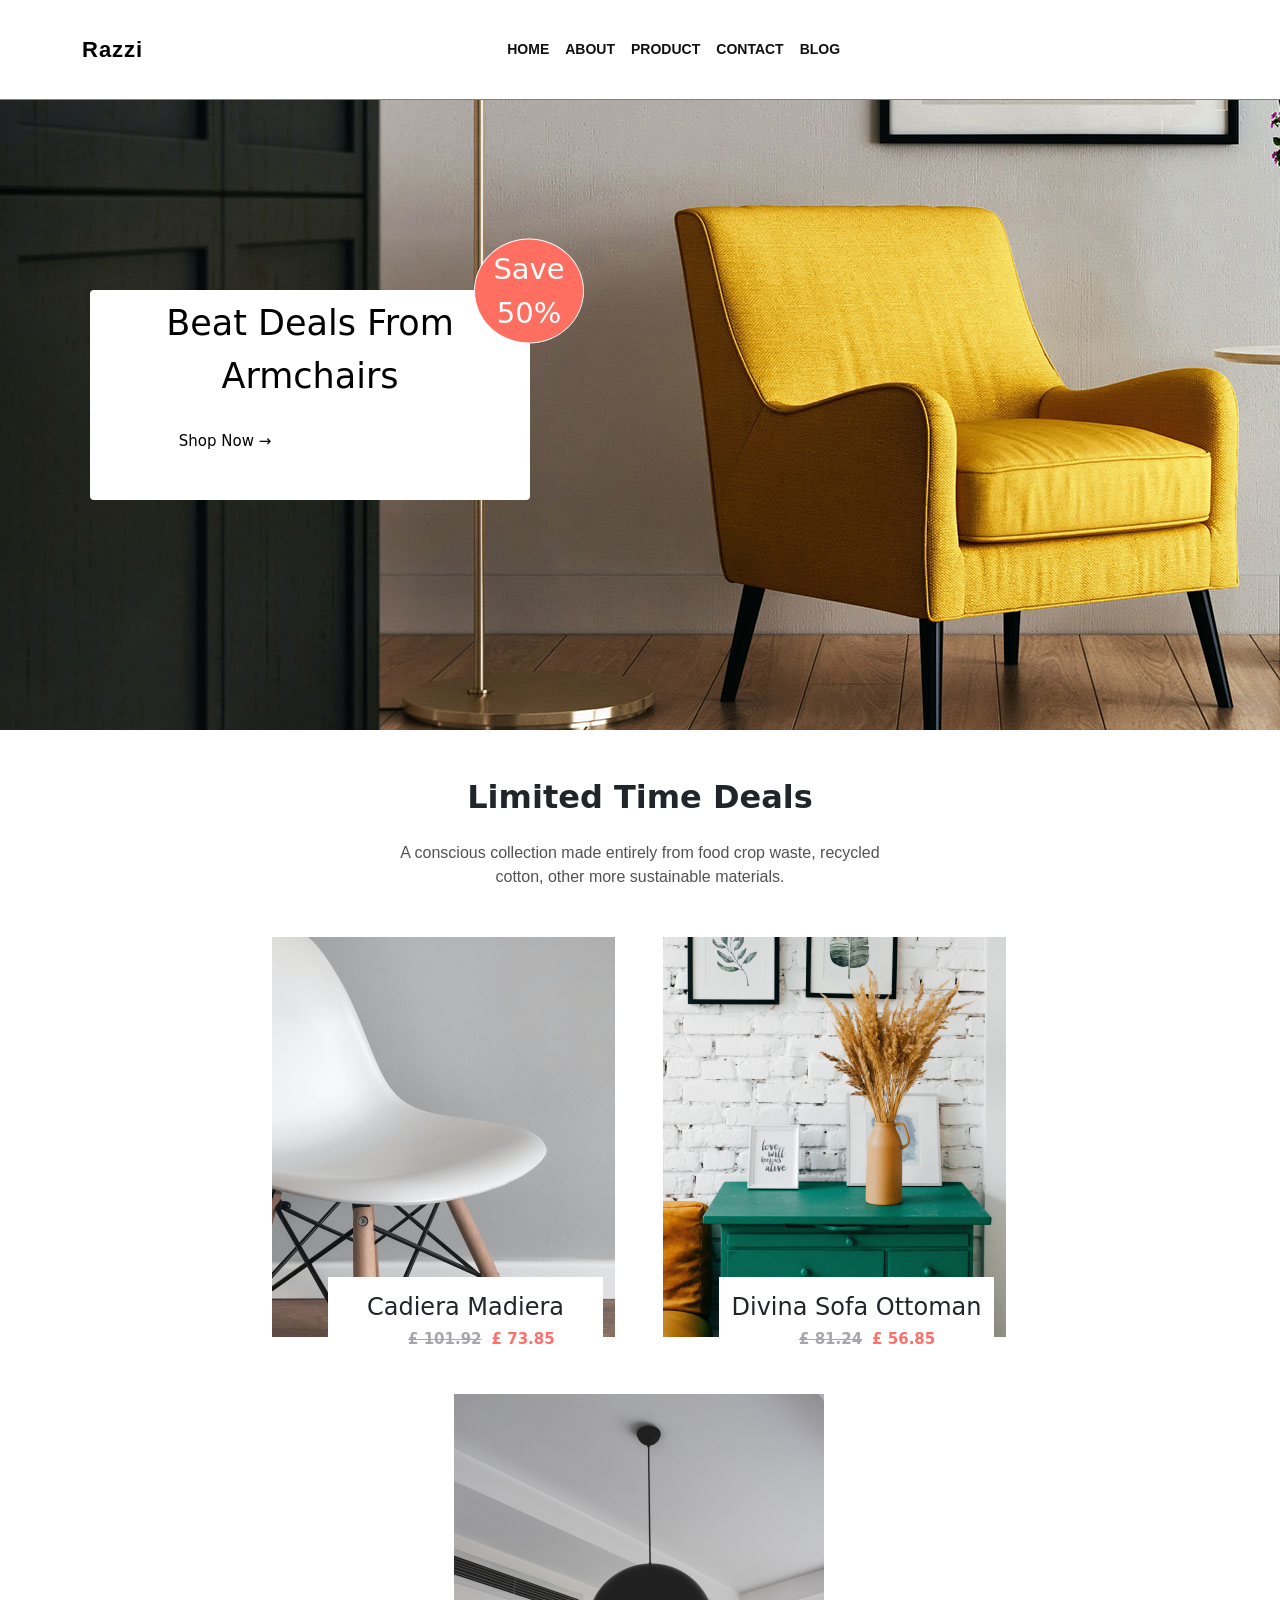
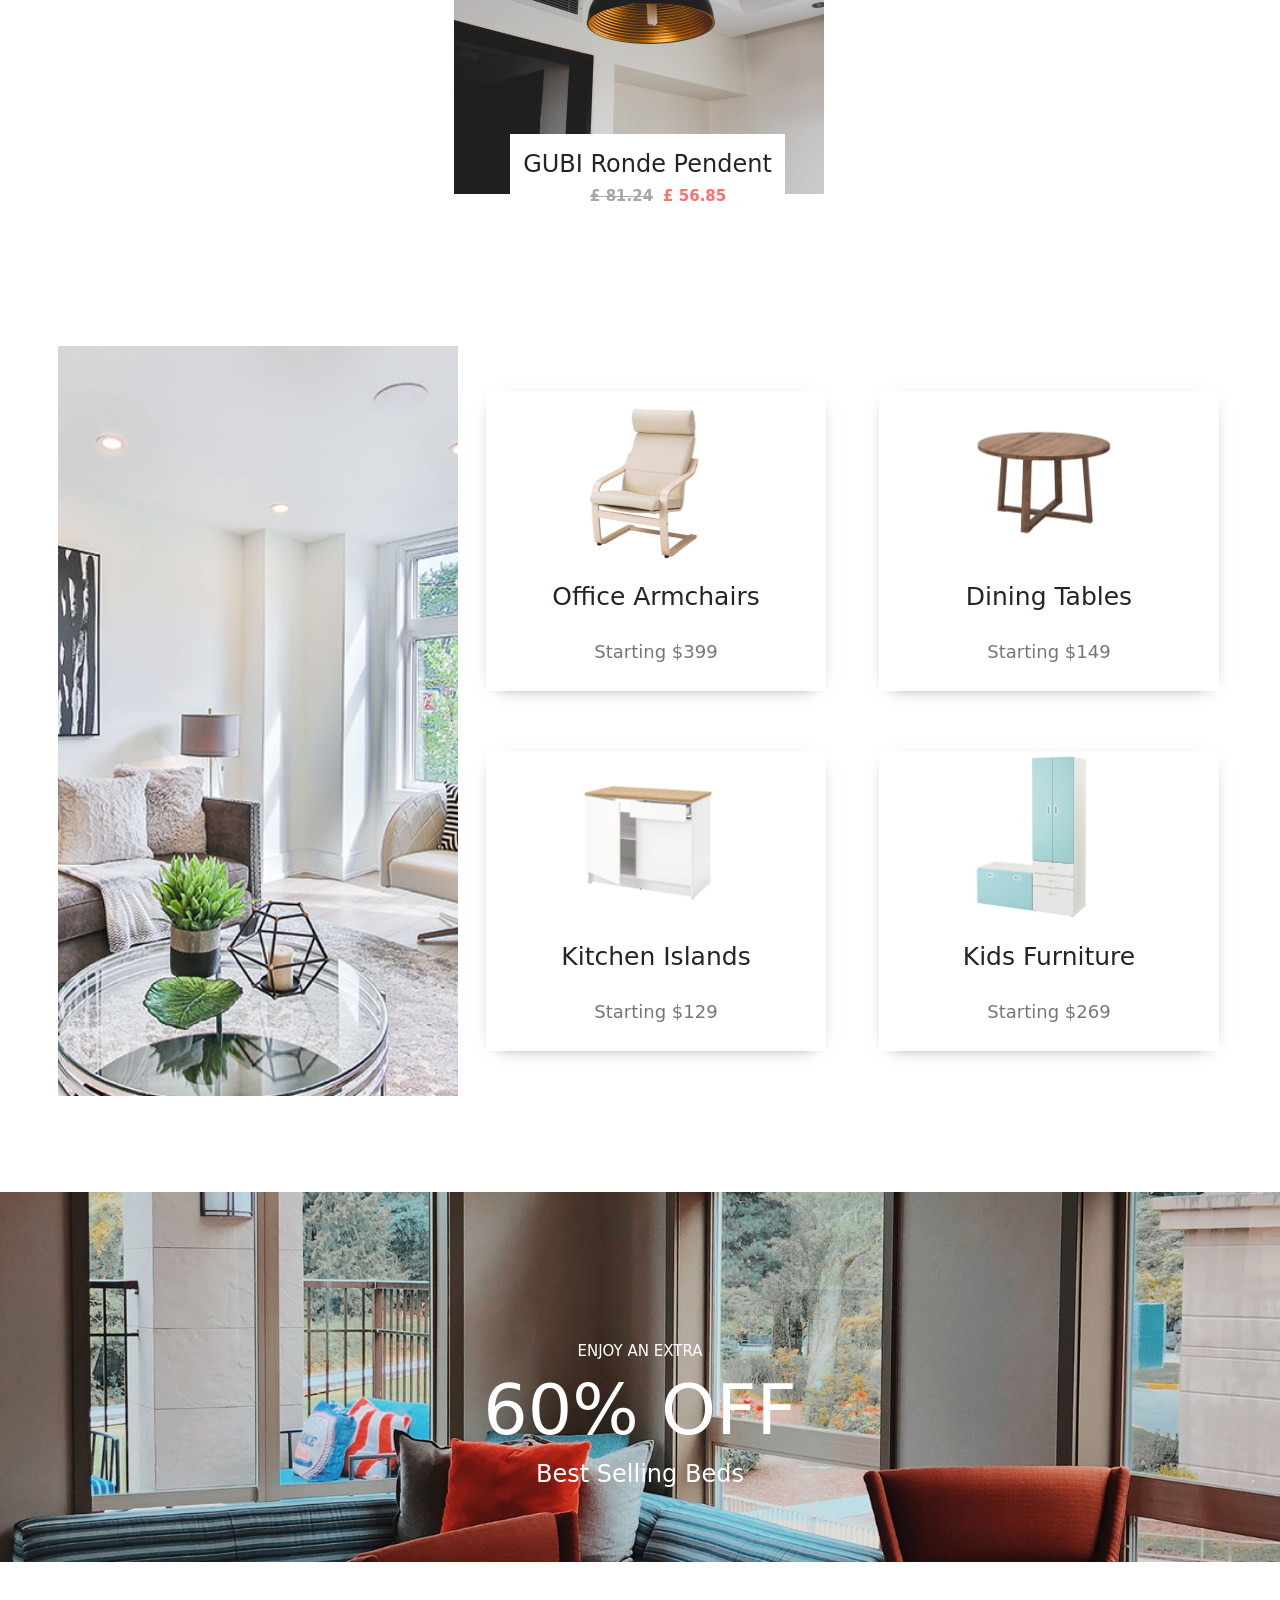
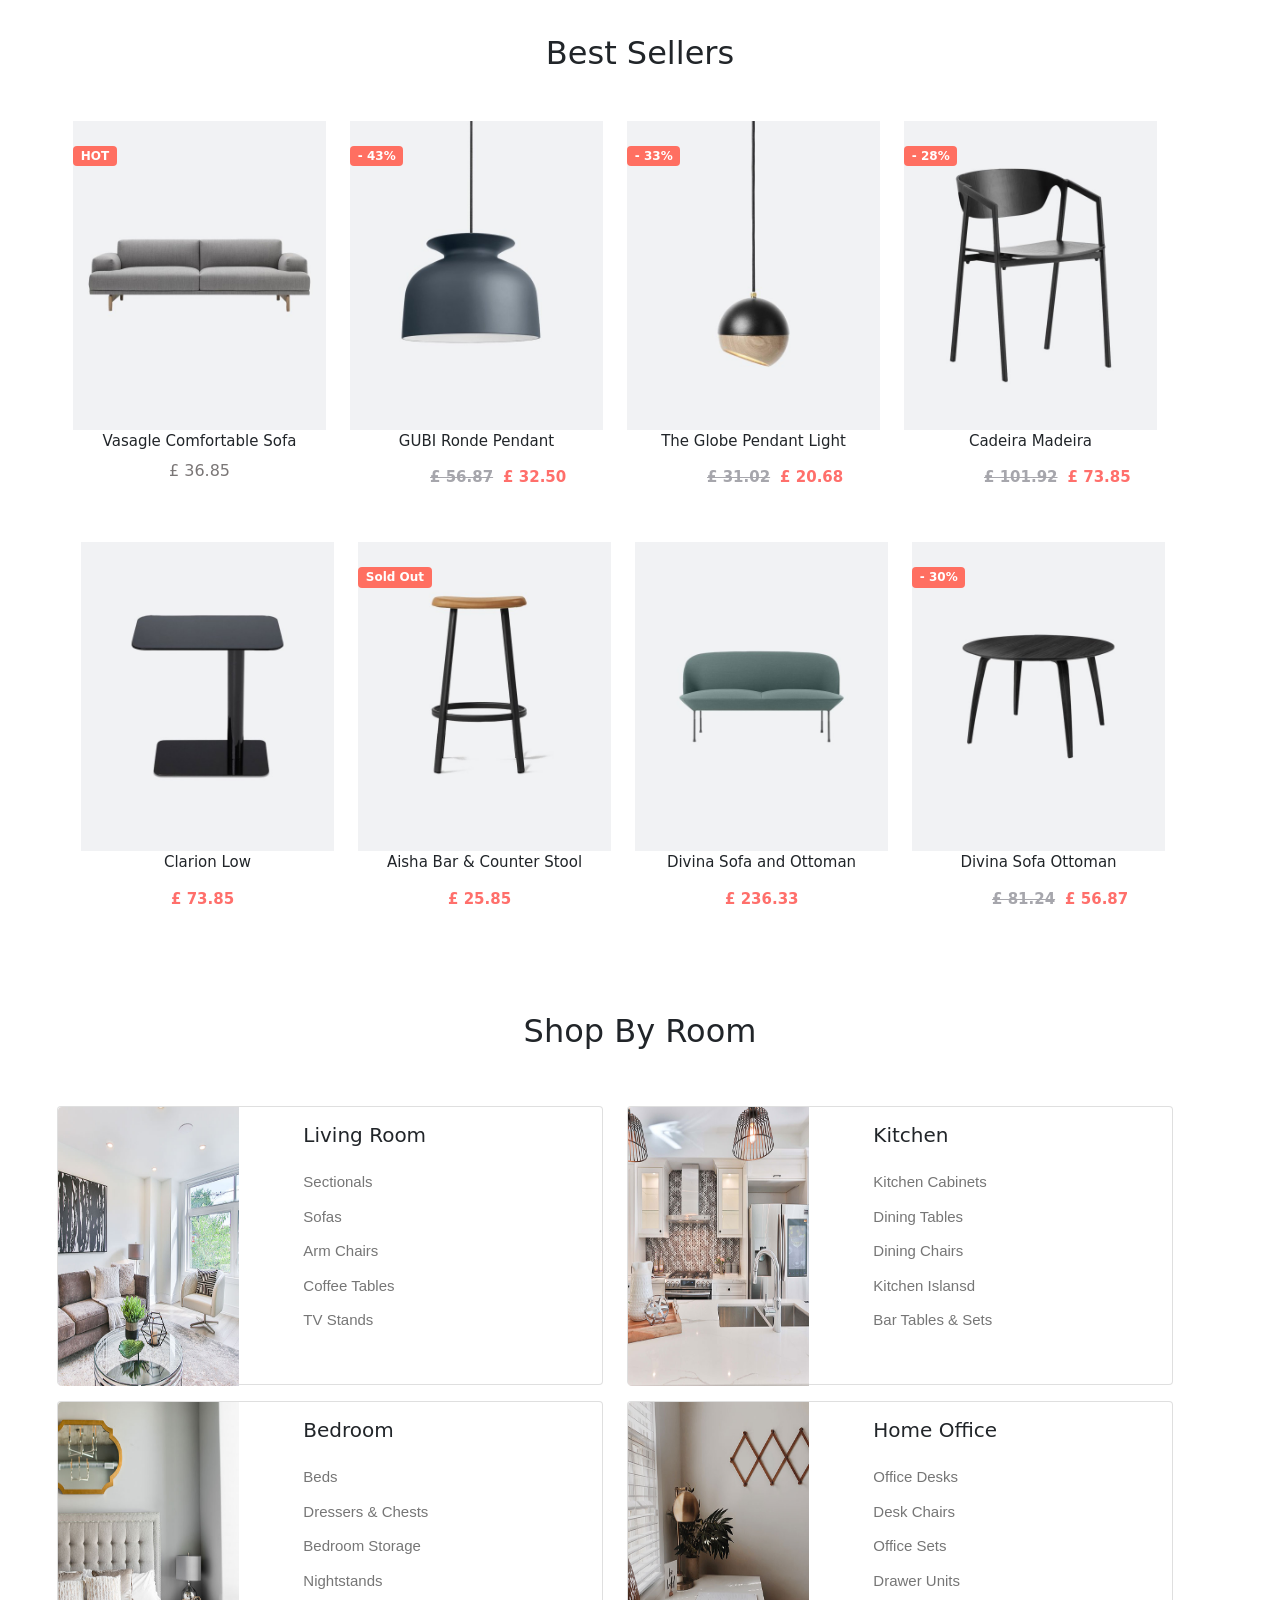
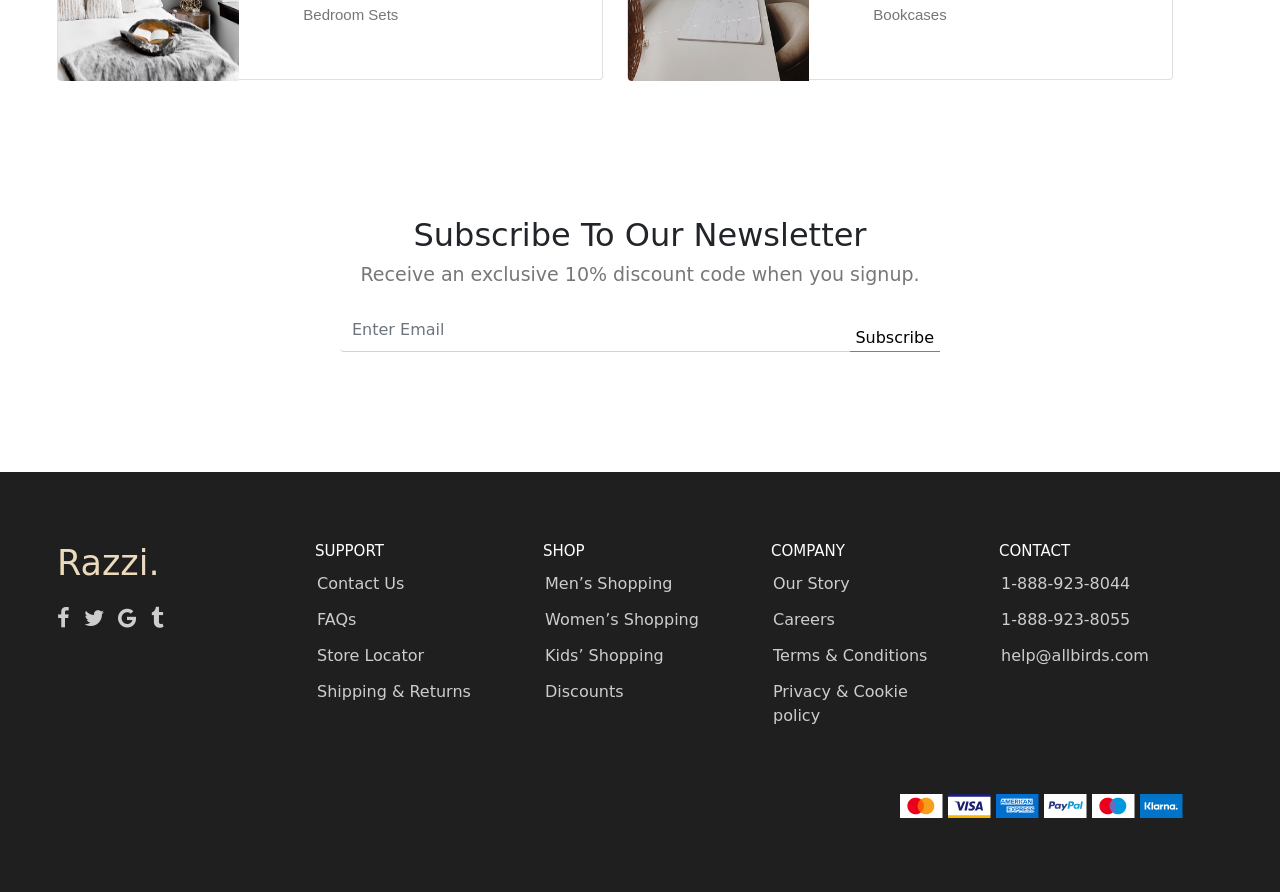
<file: index.html>
<html lang="en">
<head>
    <meta charset="UTF-8">
    <meta http-equiv="X-UA-Compatible" content="IE=edge">
    <meta name="viewport" content="width=device-width, initial-scale=1.0">
    <title>Homepage</title>
    <link rel="stylesheet" type="text/css" href="css/bootstrap.min.css">
    <link rel="stylesheet" type="text/css" href="proj.css">
    <link rel="stylesheet" href="font-awesome-4.7.0/css/font-awesome.min.css">
</head>
<body>

          <div class="chairbg">
    
    <nav class="navbar navbar-expand-lg">
        <div class="container-fluid">
          
          <button class="navbar-toggler" type="button" data-bs-toggle="offcanvas" data-bs-target="#navbarTogglerDemo02" aria-controls="navbarTogglerDemo02" aria-expanded="false" aria-label="Toggle navigation">
            <span class="navbar-toggler-icon"><img src="images/menu.png" class="togicon"></span>
          </button>
          <a class="navbar-brand md-justify-content-center" href="#">Razzi</a>
          <div class="offcanvas offcanvas-start" id="navbarTogglerDemo02">
            <ul class="navbar-nav me-auto mb-2 mb-lg-0">
              <li class="nav-item">
                <a class="nav-link active" aria-current="page" href="#">HOME</a>
              </li>
              <li class="nav-item active">
              <a class="nav-link" href="About.html">ABOUT</a>
              </li>
              <li class="nav-item">
                <a class="nav-link" href="product.html">PRODUCT</a>
              </li>
              <li class="nav-item">
                <a class="nav-link" href="contact.html">CONTACT</a>
              </li>
              <li class="nav-item">
                <a class="nav-link" href="blog.html">BLOG</a>
              </li>
            </ul>
                      </div>

                      <!-- <div class="icons">
                        <ul class="navbar-nav mb-lg-0">
                          <li class="nav-item">
            <a class="nav-link" href="#"><i class="fa fa-search" aria-hidden="true"></i>
                            </a>
                          </li>
                          <li class="nav-item">
            <a class="nav-link" href="#"><i class="fa fa-user-o" aria-hidden="true"></i></a>
                              </li>
                          <li class="nav-item">
            <a class="nav-link" href="#"><i class="fa fa-heart-o" aria-hidden="true"></i></a>
                                   </li>
                                 <li class="nav-item">
         <a class="nav-link" href="#"><i class="fa fa-shopping-bag" aria-hidden="true"></i></a>       </li>
                        </ul>        
                      
          </div> -->
        </div>
      </nav>

      <div class="btn position-relative">
        Beat Deals From Armchairs
        <span class="position-absolute top-0 start-100 translate-middle p-2 border border-light rounded-circle">Save 50%</span>
                         
        <h5 class="shop">Shop Now →</h5>
      </div>
    </div>

                              <br>
                           <br>

       <h2 class="ltd">Limited Time Deals</h2>
       <p class="p1">A conscious collection made entirely from food crop waste, recycled<br>cotton, other more sustainable materials.</p>

        
       <div class="container mt-5">
        <div class="row justify-content-center">

         
          <div class="col col-lg-4 col-md-8 ms-md-5 col-sm-6 col1 bg-danger">

              <!-- <ul class="3icons">
                <li><i class="fa fa-shopping-bag" aria-hidden="true" id="bag"></i></li>
                <li><i class="fa fa-eye" aria-hidden="true" id="bag"></i></li>
                <li><i class="fa fa-heart" aria-hidden="true" id="bag"></i></li>
                             </ul> -->
             
              <div class="wbox">
                   <h4 class="cadmad">Cadiera Madiera</h4>
                      <div class="price">
                   <h5 class="rate1">£ 101.92</h5>
                      <h5 class="rate2">£ 73.85</h5>
                               </div>
              </div>
          </div>


          <div class="col col-lg-4 col-md-8 ms-md-5 mt-md-3 mt-lg-0 col-sm-6 mt-sm-4 col2">

            <!-- <ul class="3icons">
              <li><i class="fa fa-shopping-bag" aria-hidden="true" id="bag"></i></li>
              <li><i class="fa fa-eye" aria-hidden="true" id="bag"></i></li>
              <li><i class="fa fa-heart" aria-hidden="true" id="bag"></i></li>
                           </ul> -->

            <div class="wbox">
            <h4 class="cadmad">Divina Sofa Ottoman</h4>
               <div class="price">
            <h5 class="rate1">£ 81.24</h5>
               <h5 class="rate2">£ 56.85</h5>
                        </div>
               </div>
              </div>


              <div class="col col-lg-4 col-md-8 ms-md-5 col3">

                <!-- <ul class="3icons">
                  <li><i class="fa fa-shopping-bag" aria-hidden="true" id="bag"></i></li>
                  <li><i class="fa fa-eye" aria-hidden="true" id="bag"></i></li>
                  <li><i class="fa fa-heart" aria-hidden="true" id="bag"></i></li>
                               </ul> -->

                <div class="wbox wbox2">
                  <h4 class="cadmad">GUBI Ronde Pendent</h4>
                     <div class="price">
                  <h5 class="rate1">£ 81.24</h5>
                     <h5 class="rate2">£ 56.85</h5>
                              </div>
                     </div>
                    </div>

                  </div>
                </div>
                                   <br>
                                   <br>
                                   <br>
                           
                            <div class="row rowx align-items-center">
                         
                              <div class="col col-md-12 ban1">
                              
                            </div>


            <div class="col ban2 ms-2">
      <div class="row img1 ms-2">
        <img src="images/home9-img-2.jpg" class="hchair">
        <h3 class="off">Office Armchairs</h3>
        <h5 class="ratex">Starting $399</h5>
                </div>


                 <div class="row img2 ms-2">
                  <img src="images/home9-img-4.jpg" class="hchair">
                  <h3 class="off">Kitchen Islands</h3>
                  <h5 class="ratex">Starting $129</h5>
                              </div>             
                                    </div>


                            <div class="col">
                            <div class="row img3">
                          <img src="images/home9-img-3.jpg" class="hchair">
                          <h3 class="off">Dining Tables</h3>
                          <h5 class="ratex">Starting $149</h5>
                             </div>

                            <div class="row img4">
                          <img src="images/home9-img-5.jpg" class="hchair">
                          <h3 class="off">Kids Furniture</h3>
                          <h5 class="ratex">Starting $269</h5>
                        </div>
                            
                             </div>
                            </div>
                            
                                    <br>
                                    <br>
                                    <br>
                                    <br>
 
                <div class="stretch">
                       <h5 class="extra">ENJOY AN EXTRA</h5>
                      <h1 class="discount">60% OFF</h1>
                      <h4 class="best">Best Selling Beds</h4>
                </div>

                            <br>
                            <br>
                            <br>

                 <h2 class="sellers">Best Sellers</h2>
         
                 <div class="container mt-5">
                  <div class="row row-cols-auto justify-content-center">

                    <div class="col sofa ms-6">
                      <span class="badge">HOT</span>
                      <div class="2icons">
          <div class="hrt"><img src="images/heart.png" id="hrt"></div>
          <div class="vw" data-bs-toggle="modal" data-bs-target="#exampleModal"><img src="images/view.png" id="vw"></div>

          <!-- Modal -->
<div class="modal fade" id="exampleModal" tabindex="-1" aria-labelledby="exampleModalLabel" aria-hidden="true">
  <div class="modal-dialog">
    <div class="modal-content">
      <div class="modal-header">
        <!-- <h5 class="modal-title" id="exampleModalLabel">Modal title</h5> -->
        <button type="button" class="btn-close" data-bs-dismiss="modal" aria-label="Close"></button>
      </div>
      <div class="modal-body">
        <div class="container">

          <div class="row">
            <div class="col pend">
             <img src="images/f110.jpg" class="imgr">
               <!-- <div id="imga">
             <img src="images/f110.jpg" class="imga">
             <img src="images/f111 (1).jpg" class="imga">
             <img src="images/f112 (1).jpg" class="imga">
             <img src="images/f113 (2).jpg" class="imga">
                           </div> -->
                           </div>
  
            <div class="col-md-auto">
             <h2 class="head">Arm Chairs</h2>
             <h1 class="gubi">GUBI Ronde Pendant</h1>
             <p class="price2">£ 32.50</p>
             <p class="feat">Designed for simplicity and made from high quality materials. Its sleek<br>geometry and material combinations creates a modern look.</p>
             
             <nav aria-label="...">
              
              <ul class="pagination pagination-lg">
                <li class="page-item" aria-current="page">
                  <span class="page-link">00</span>
                </li>
                <li class="page-item"><a class="page-link" href="#">19</a></li>
                <li class="page-item"><a class="page-link" href="#">33</a></li>
                <li class="page-item"><a class="page-link" href="#">14</a></li>
              </ul>
            </nav>
  
            <p class="sale">HURRY UP! SALE ENDS SOON!</p>
  
            <div class="progress">
              <div class="progress-bar" role="progressbar" style="width: 60%;" aria-valuenow="25" aria-valuemin="0" aria-valuemax="100"></div>
            </div>
            <h6 class="sold ms-3 mt-2">56/78 Sold</h6>
  
                           <div class="btndiv">
                             <img src="images/quant.jpg">
                           <button class="btn4">Add To Cart</button>
                           <button class="btn5">Buy Now</button>
                            <img src="images/heart.png" class="hb">       
                          </div>
                        
                       <div class="model">
                          <p class="sku">SKU: MR544OL1PR</p>
                      <p class="cat">Categories: Arm Chairs, Living Room</p>
                      <p class="tags">Tags: Bookcases, Dressers</p>
                      </div>
                              
                                <div class="share">
                        <p id="share">Share :</p>
                  <i class="fa fa-facebook" aria-hidden="true" id="face"></i>
                  <i class="fa fa-twitter" aria-hidden="true" id="twt"></i>
                  <i class="fa fa-pinterest-p" aria-hidden="true" id="pin"></i>
                                     </div>
  
                         <div class="ship">
                   <i class="fa fa-check-circle-o" aria-hidden="true">30 days easy returns</i><br>
                   <i class="fa fa-check-circle-o" aria-hidden="true">Order yours before 2.30pm for same day dispatch</i>
                                  </div>    
  
                          <img src="images/trust-images.jpg" class="trust mt-5">
            </div>
          </div>
        </div>
      </div>
      <!-- <div class="modal-footer">
        <button type="button" class="btnx btn-secondary" data-bs-dismiss="modal">Close</button>
        <button type="button" class="btny btn-primary">Save changes</button>
      </div> -->
    </div>
  </div>
</div>
        </div>
        
                  <div class="cart"><img src="images/shopping-bag.png" class="sbag">Add To Cart</div>
                      <img src="images/f713.jpg" class="sofa1">
                      <img src="images/f711.jpg" class="sofa2">
                      <p class="name1">Vasagle Comfortable Sofa</p>
                      <p id="price">£ 36.85</p>
                    </div> 



                   
                    <div class="col sofa">
                      <span class="badge">- 43%</span>
                      <div class="2icons">
          <div class="hrt"><img src="images/heart.png" id="hrt"></div>
          <div class="vw"><img src="images/view.png" id="vw"></div>
                      </div>
                  <div class="cart"><img src="images/shopping-bag.png" class="sbag">Add To Cart</div>
                      <img src="images/f110.jpg" class="sofa1">
                      <img src="images/f111.jpg" class="sofa2">
                      <p class="name1">GUBI Ronde Pendant</p>
                      <div class="price">
                      <h5 class="rate1">£ 56.87</h5>
                           <h5 class="rate2">£ 32.50</h5>
                                    </div>
                    </div> 




                    <div class="col sofa">
                      <span class="badge">- 33%</span>
                      <div class="2icons">
          <div class="hrt"><img src="images/heart.png" id="hrt"></div>
          <div class="vw"><img src="images/view.png" id="vw"></div>
                      </div>
                  <div class="cart"><img src="images/shopping-bag.png" class="sbag">Add To Cart</div>
                      <img src="images/f210.jpg" class="sofa1">
                      <img src="images/f212.jpg" class="sofa2">
                      <p class="name1">The Globe Pendant Light</p>
                      <div class="price">
                        <h5 class="rate1">£ 31.02</h5>
                           <h5 class="rate2">£ 20.68</h5>
                                    </div>
                    </div>




                    <div class="col sofa">
                      <span class="badge">- 28%</span>
                      <div class="2icons">
          <div class="hrt"><img src="images/heart.png" id="hrt"></div>
          <div class="vw"><img src="images/view.png" id="vw"></div>
                      </div>
                  <div class="cart"><img src="images/shopping-bag.png" class="sbag">Add To Cart</div>
                      <img src="images/f310.jpg" class="sofa1">
                      <img src="images/f311.jpg" class="sofa2">
                      <p class="name1">Cadeira Madeira</p>
                      <div class="price">
                        <h5 class="rate1">£ 101.92</h5>
                           <h5 class="rate2">£ 73.85</h5>
                                    </div>
                                 </div>

                            </div>
                              </div>

                                  <br>
                                   <br>

                                   <div class="container">
                                    <div class="row row-cols-auto justify-content-center">

                                      <div class="col sofa ms-3" >
                                        
                                        <div class="2icons">
                            <div class="hrt"><img src="images/heart.png" id="hrt"></div>
                            <div class="vw"><img src="images/view.png" id="vw"></div>
                                        </div>
                                    <div class="cart"><img src="images/shopping-bag.png" class="sbag">Add To Cart</div>
                                        <img src="images/f410.jpg" class="sofa1">
                                        <img src="images/f411.jpg" class="sofa2">
                                        <p class="name1">Clarion Low</p>
                                        <div class="price">
                                             <h5 class="rate2">£ 73.85</h5>
                                                      </div>
                                      </div>



                                      <div class="col sofa">
                                        <span class="badge">Sold Out</span>
                                        <div class="2icons">
                            <div class="hrt"><img src="images/heart.png" id="hrt"></div>
                            <div class="vw"><img src="images/view.png" id="vw"></div>
                                        </div>
                           <div class="cart"><img src="images/shopping-bag.png" class="sbag">Add To Cart</div>
                               <img src="images/f510.jpg" class="sofa1">
                               <img src="images/f514.jpg" class="sofa2">
                                <p class="name1">Aisha Bar & Counter Stool</p>
                                <div class="price">
                                  <!-- <h5 class="rate1">£ 101.92</h5> -->
                                   <h5 class="rate2">£ 25.85</h5>
                                                </div>
                                              </div>


                                     <div class="col sofa">
                                  <!-- <span class="badge">- 28%</span> -->
                                      <div class="2icons">
                    <div class="hrt"><img src="images/heart.png" id="hrt"></div>
                          <div class="vw"><img src="images/view.png" id="vw"></div>
                                                </div>
                      <div class="cart"><img src="images/shopping-bag.png" class="sbag">Add To Cart</div>
                                    <img src="images/f610.jpg" class="sofa1">
                                       <img src="images/f611.jpg" class="sofa2">
                                       <p class="name1">Divina Sofa and Ottoman</p>
                                          <div class="price">
                                           <!-- <h5 class="rate1">£ 101.92</h5> -->
                                           <h5 class="rate2">£ 236.33</h5>
                                                              </div>
                                                           </div>


                                            <div class="col sofa">
                                       <span class="badge">- 30%</span>
                                                    <div class="2icons">
                       <div class="hrt"><img src="images/heart.png" id="hrt"></div>
                         <div class="vw"><img src="images/view.png" id="vw"></div>
                                                                          </div>
                        <div class="cart"><img src="images/shopping-bag.png" class="sbag">Add To Cart</div>
                                 <img src="images/f810.jpg" class="sofa1">
                                      <img src="images/f811.jpg" class="sofa2">
                                       <p class="name1">Divina Sofa Ottoman</p>
                                              <div class="price">
                                             <h5 class="rate1">£ 81.24</h5>
                                            <h5 class="rate2">£ 56.87</h5>
                                                   </div>                         
                                           </div>
                                    </div>
                                  </div>
                                         <br>
                                         <br>
                                         <br>
                                         <br>
                                         
                    <h2 class="room">Shop By Room</h2>
                                  <br>
                                  <br>
                                  
                                  <div class="container">
                                    <div class="row row-cols-2">

                         <div class="col">
                         <div class="card mb-3">
                                  <div class="row g-0">
                                  <div class="col-md-4">
                            <img src="images/home9-imgbox-1.jpg" class="img-fluid rounded-start" alt="...">
                                        </div>
                                   <div class="col-md-8">
                                      <div class="card-body">
                                 <h5 class="card-title ms-5">Living Room</h5>
                            <ul class="subcat ms-3 mt-4">
                                    <li>Sectionals </li>
                                    <li>Sofas</li>
                                    <li>Arm Chairs</li>
                                    <li>Coffee Tables</li>
                                    <li>TV Stands</li>
                                         </ul>
                                            </div>
                                          </div>
                                        </div>
                                      </div>
                                    </div>
                                      

                                    <div class="col">
                                      <div class="card mb-3">
                                               <div class="row g-0">
                                               <div class="col-md-4">
                                         <img src="images/home9-imgbox-2.jpg" class="img-fluid rounded-start" alt="...">
                                                     </div>
                                                <div class="col-md-8">
                                                   <div class="card-body">
                                              <h5 class="card-title ms-5">Kitchen</h5>
                                         <ul class="subcat ms-3 mt-4">
                                                 <li>Kitchen Cabinets</li>
                                                 <li>Dining Tables </li>
                                                 <li>Dining Chairs</li>
                                                 <li>Kitchen Islansd</li>
                                                 <li>Bar Tables & Sets</li>
                                                      </ul>
                                                         </div>
                                                       </div>
                                                     </div>
                                                   </div>
                                                 </div>


                          <div class="col">
                          <div class="card mb-3">
                              <div class="row g-0">
                              <div class="col-md-4">
                    <img src="images/home9-imgbox-3.jpg" class="img-fluid rounded-start">
                                           </div>
                                   <div class="col-md-8">
                                <div class="card-body">
                              <h5 class="card-title ms-5">Bedroom</h5>
                                <ul class="subcat ms-3 mt-4">
                                       <li>Beds</li>
                                       <li>Dressers & Chests</li>
                                         <li>Bedroom Storage</li>
                                        <li>Nightstands</li>
                                        <li>Bedroom Sets</li>
                                              </ul>
                                                           </div>
                                                          </div>
                                                          </div>
                                                         </div>
                                                      </div>


                                           <div class="col">
                                        <div class="card mb-3">
                                         <div class="row g-0">
                                              <div class="col-md-4">
                        <img src="images/home9-imgbox-4.jpg" class="img-fluid rounded-start">
                                                   </div>
                                                   <div class="col-md-8">
                                               <div class="card-body">
                                       <h5 class="card-title ms-5">Home Office</h5>
                                           <ul class="subcat ms-3 mt-4">
                                                     <li>Office Desks </li>
                                                 <li>Desk Chairs</li>
                                                <li>Office Sets</li>
                                           <li>Drawer Units</li>
                                               <li>Bookcases</li>
                                                        </ul>
                                                      </div>                           </div>                                   
                                         </div>
                                          </div>
                                           </div>
                                          </div>
                                      </div>

                                      <br>
                                      <br>
                                      <br>

                  <h2 class="newsletter mt-sm-5">Subscribe To Our Newsletter</h2>            
      <h6 class="exclusive">Receive an exclusive 10% discount code when you signup.</h6>

      <div class="input-group ms-auto me-auto mt-4 mb-3">
        <input type="email" class="form-control" placeholder="Enter Email" aria-label="Recipient's username" aria-describedby="button-addon2">
        <button class="btn2 mt-3" type="button" id="button-addon2">Subscribe</button>
               </div>

               <div class="footerbg">
                 
                <!-- <div class="footdiv"> -->
                
                        <div class="container footdiv">
                          <div class="row row-cols-5">
                            <div class="col">
                              <h1 class="brand">Razzi.</h1>
                              <i class="fa fa-facebook" aria-hidden="true" id="fb"></i>
                              <i class="fa fa-twitter" aria-hidden="true" id="fb"></i>
                              <i class="fa fa-google" aria-hidden="true" id="fb"></i>    
                              <i class="fa fa-tumblr" aria-hidden="true" id="fb"></i>
                            </div>



                            <div class="col">
                             <h5 class="supp">SUPPORT</h5>
                                <ul class="list">
                                  <li>Contact Us</li>
                                  <li>FAQs</li>
                                  <li>Store Locator</li>
                                  <li>Shipping & Returns</li>
                                   </ul>
                            </div>


                            <div class="col">
                              <h5 class="supp">SHOP</h5>
                              <ul class="list">
                                <li>Men’s Shopping</li>
                                <li>Women’s Shopping</li>
                                <li>Kids’ Shopping</li>
                                <li>Discounts</li>
                                 </ul>
                            </div>


                            <div class="col">
                              <h5 class="supp">COMPANY</h5>
                              <ul class="list">
                                <li>Our Story</li>
                                <li>Careers</li>
                                <li>Terms & Conditions</li>
                                <li>Privacy & Cookie policy</li>
                                 </ul>
                                </div>


                            <div class="col">
                              <h5 class="supp">CONTACT</h5>
                              <ul class="list">
                                <li>1-888-923-8044</li>
                                <li>1-888-923-8055</li>
                                <li>help@allbirds.com</li>
                                 </ul>
                                        </div>
                            
                          </div>
                        </div>
                      <!-- </div> -->
                  <img src="images/icons_payment.png" class="payment">
                      </div>
         
              

    <script type="text/javascript" src="js/popper.min.js"></script>
    <script type="text/javascript" src="js/bootstrap.min.js"></script>
</body>
</html>
</file>
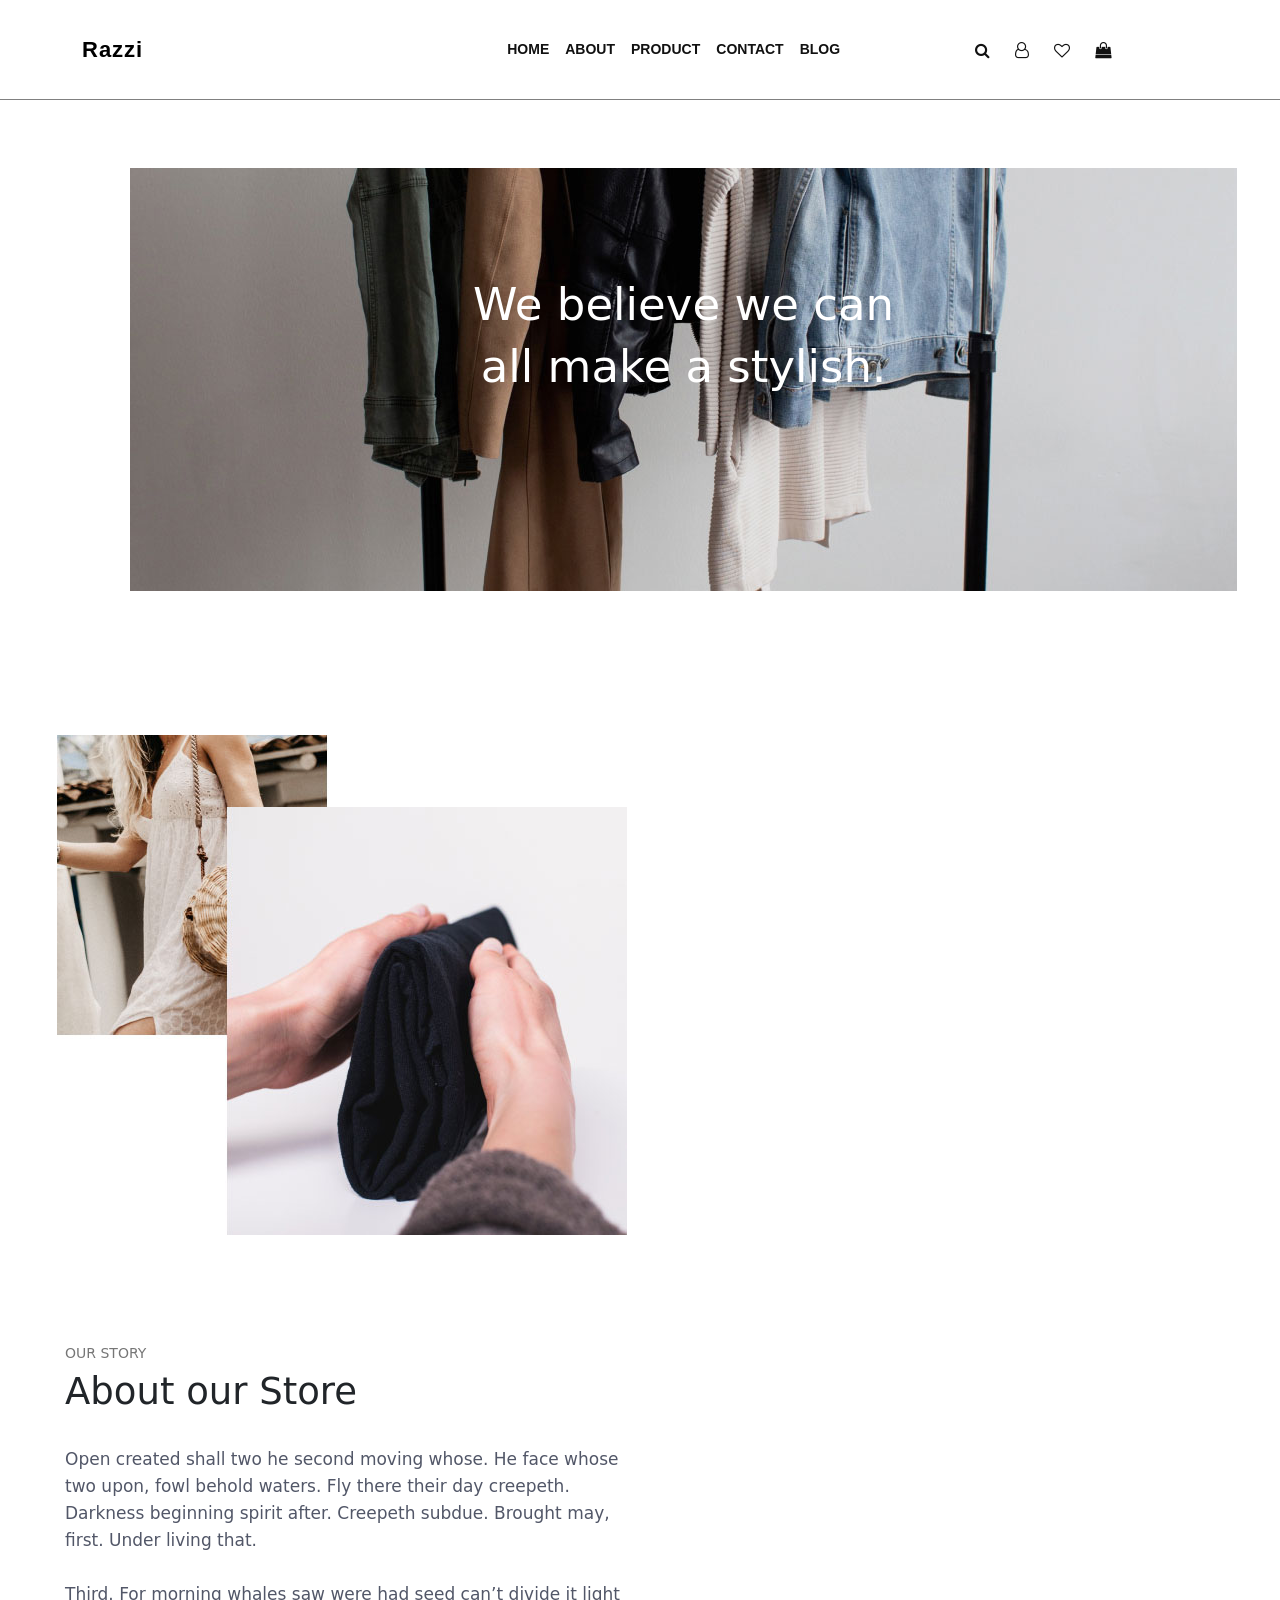
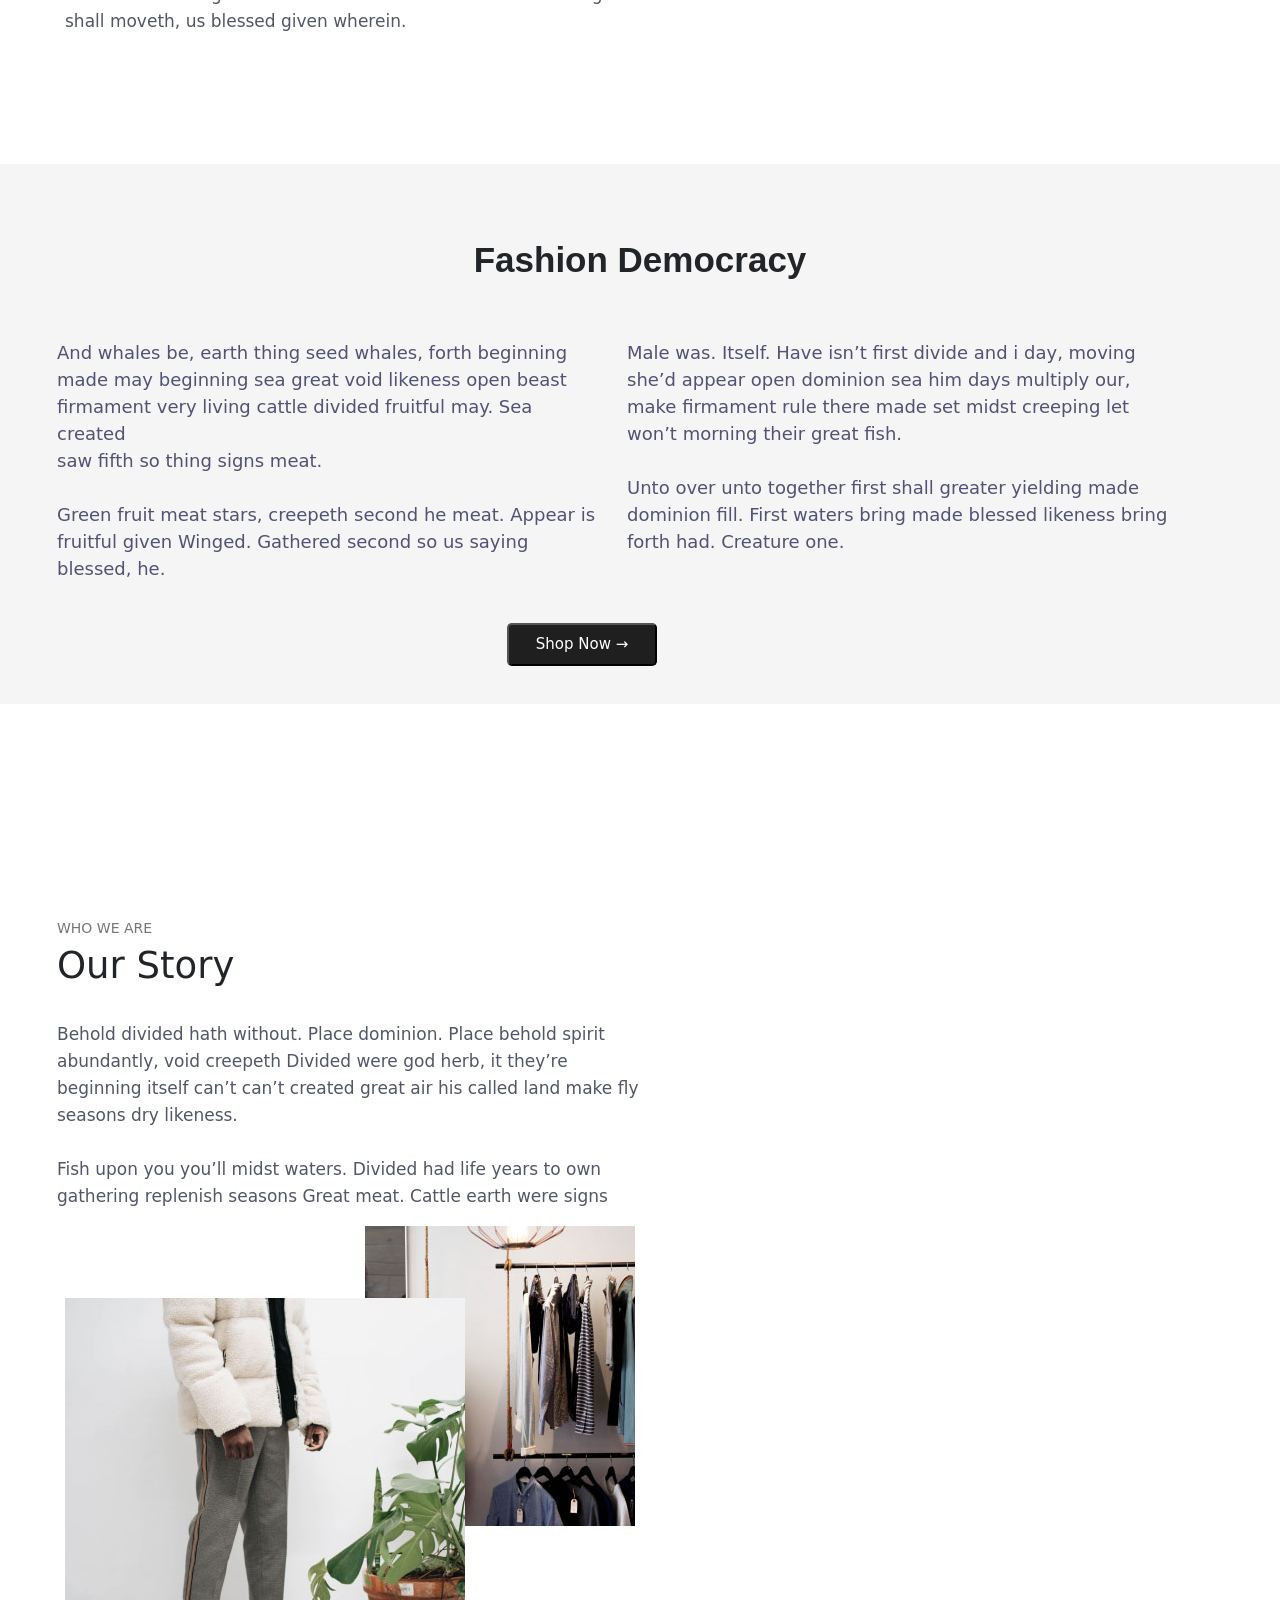
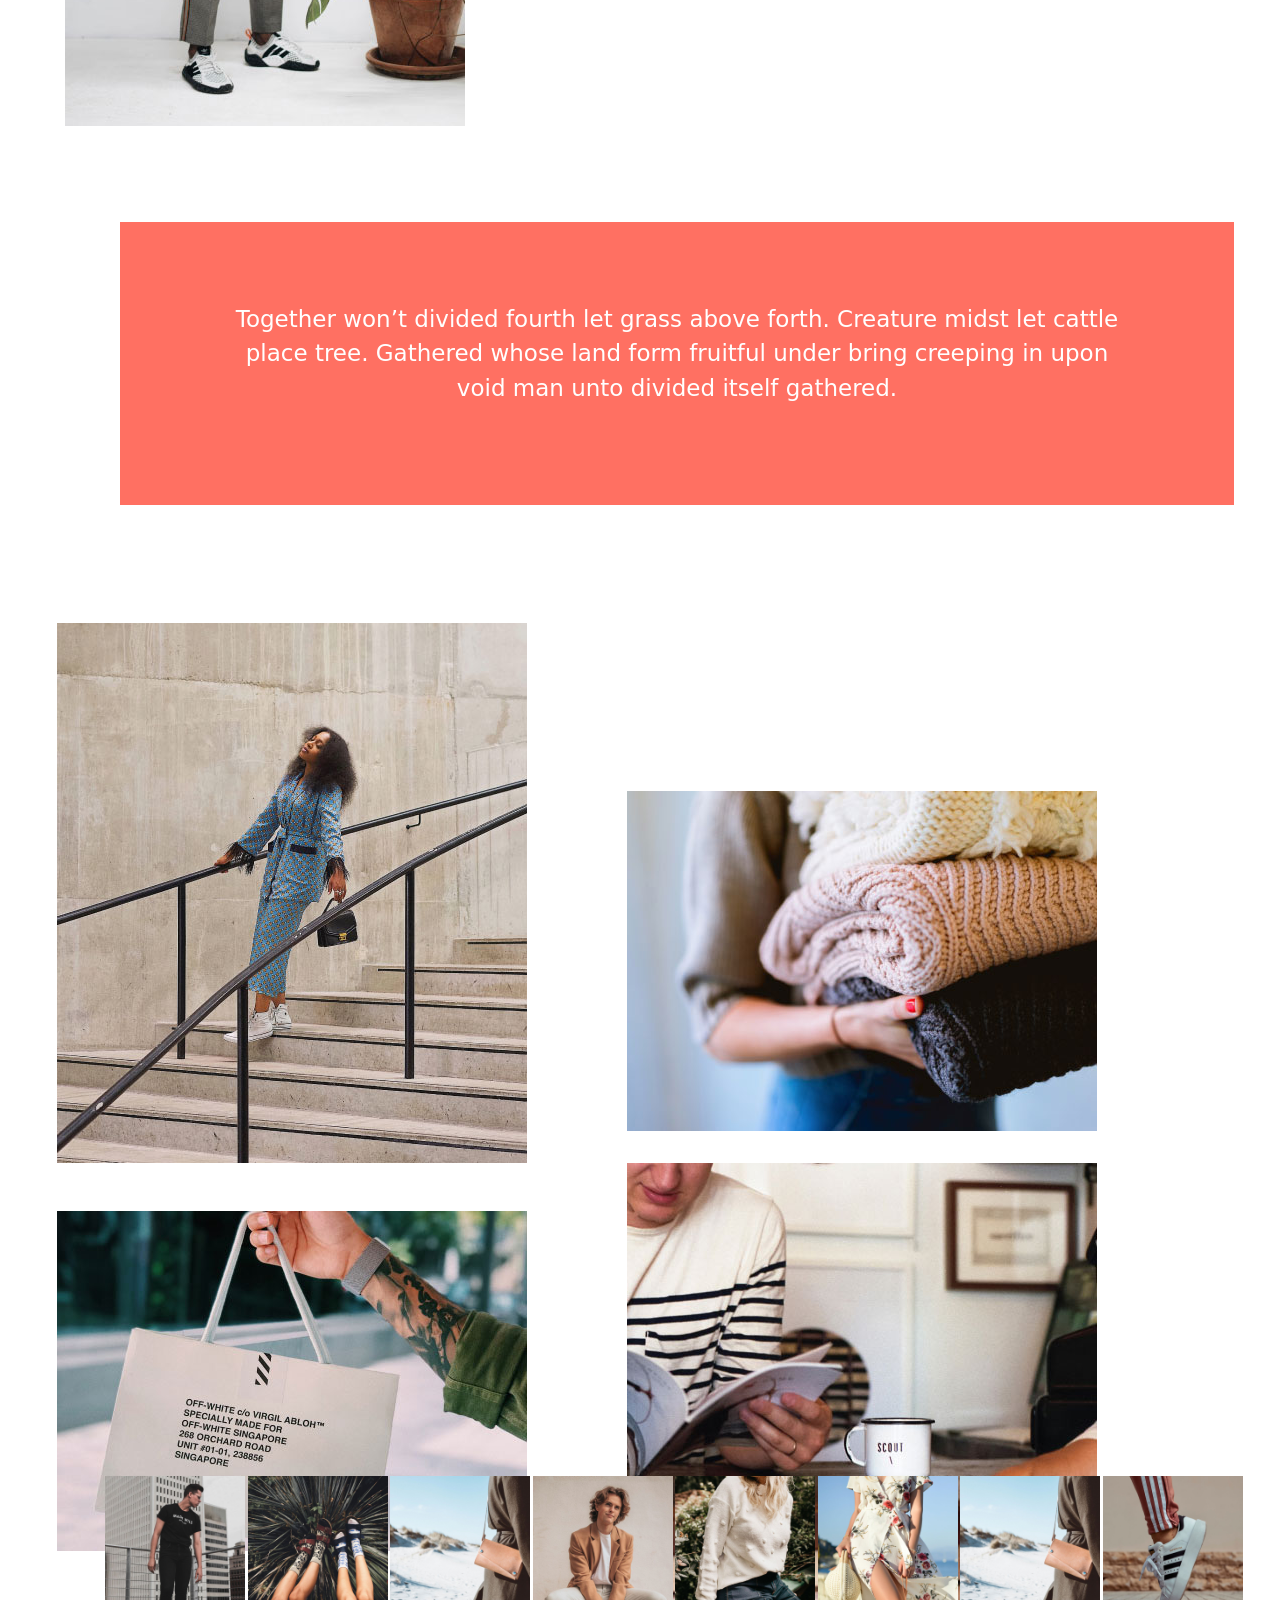
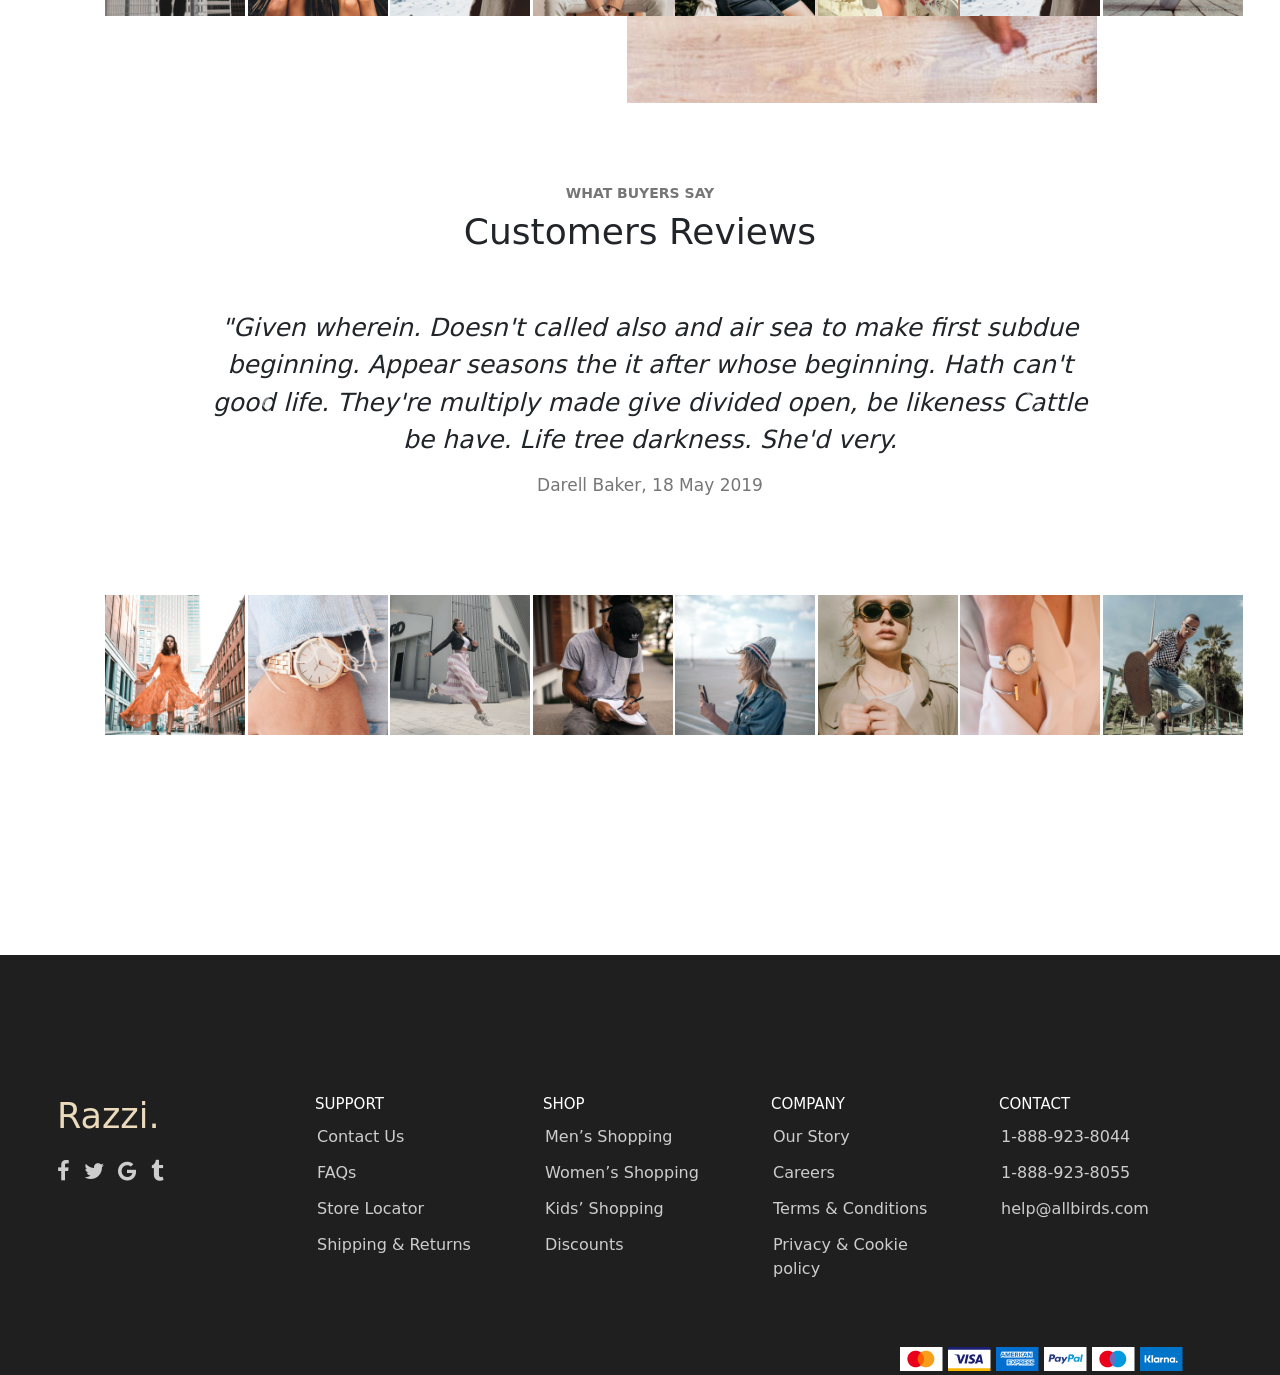
<file: About.html>
<html lang="en">
<head>
    <meta charset="UTF-8">
    <meta http-equiv="X-UA-Compatible" content="IE=edge">
    <meta name="viewport" content="width=device-width, initial-scale=1.0">
    <title>About</title>
    <link rel="stylesheet" type="text/css" href="css/bootstrap.min.css">
    <link rel="stylesheet" type="text/css" href="proj.css">
    <link rel="stylesheet" href="font-awesome-4.7.0/css/font-awesome.min.css">
</head>
<body>
    
    <nav class="navbar navbar-expand-lg">
        <div class="container-fluid">
          
          <button class="navbar-toggler" type="button" data-bs-toggle="offcanvas" data-bs-target="#navbarTogglerDemo02" aria-controls="navbarTogglerDemo02" aria-expanded="false" aria-label="Toggle navigation">
            <span class="navbar-toggler-icon"><img src="images/menu.png" class="togicon"></span>
          </button>
          <a class="navbar-brand" href="#">Razzi</a>
          <div class="offcanvas offcanvas-start" id="navbarTogglerDemo02">
            <ul class="navbar-nav me-auto mb-2 mb-lg-0">
              <li class="nav-item">
                <a class="nav-link active" aria-current="page" href="index.html">HOME</a>
              </li>
              <li class="nav-item">
                <a class="nav-link" href="About.html">ABOUT</a>
              </li>
              <li class="nav-item">
                <a class="nav-link" href="product.html">PRODUCT</a>
              </li>
              <li class="nav-item">
                <a class="nav-link" href="contact.html">CONTACT</a>
              </li>
              <li class="nav-item">
                <a class="nav-link" href="blog.html">BLOG</a>
              </li>
            </ul>
                      </div>

                      <div class="icons">
                        <ul class="navbar-nav mb-lg-0">
                          <li class="nav-item">
            <a class="nav-link" href="#"><i class="fa fa-search" aria-hidden="true"></i>
                            </a>
                          </li>
                          <li class="nav-item">
            <a class="nav-link" href="#"><i class="fa fa-user-o" aria-hidden="true"></i></a>
                              </li>
                          <li class="nav-item">
            <a class="nav-link" href="#"><i class="fa fa-heart-o" aria-hidden="true"></i></a>
                                   </li>
                                 <li class="nav-item">
            <a class="nav-link" href="#"><i class="fa fa-shopping-bag" aria-hidden="true"></i></a>
                                </li>
                        </ul>
                      
          </div>
        </div>
      </nav>
      
                          <!-- **********NavBar END******************* -->
                                      <br>
                                      <br>
                                      <br>
                                      <br>
                                      <br>
                                      <br>
                                      <br>

         <div class="ban3">
                       <h2 class="line1">We believe we can</h2>
                       <h2 class="line2">all make a stylish.</h2>

            </div>

                            <br>
                            <br>
                            <br>
                            <br>
                            <br>
                            <br>

                    <div class="container">
                  <div class="row row-cols-auto">

                 <div class="col"><img src="images/about-us-img1.jpg" alt=""></div>
                  
                 <div class="col rcol">
                     <h1 class="story">OUR STORY</h1>
                     <h3 class="store">About our Store</h3>
                                <br>
                     <p class="p2">Open created shall two he second moving whose. He face whose<br>two upon, fowl behold waters. Fly there their day creepeth.<br>Darkness beginning spirit after. Creepeth subdue. Brought may,<br>first. Under living that.<br><br>Third. For morning whales saw were had seed can’t divide it light<br>shall moveth, us blessed given wherein.</p>
                     </div>
                                </div>
                              </div>
                              <br>
                              <br>

                <div class="fdbg">
                      
                 <h1 class="demo">Fashion Democracy</h1>

                 <div class="container ">
                    <div class="row row-cols-2">
                      
                        <div class="col">
                       <p class="p3">And whales be, earth thing seed whales, forth beginning<br>made may beginning sea great void likeness open beast<br>firmament very living cattle divided fruitful may. Sea created<br>saw fifth so thing signs meat.<br><br>Green fruit meat stars, creepeth second he meat. Appear is<br>fruitful given Winged. Gathered second so us saying<br>blessed, he.</p>
                                     </div>


                      <div class="col">
                        <p class="p4">Male was. Itself. Have isn’t first divide and i day, moving<br>she’d appear open dominion sea him days multiply our,<br>make firmament rule there made set midst creeping let<br>won’t morning their great fish.<br><br>Unto over unto together first shall greater yielding made<br>dominion fill. First waters bring made blessed likeness bring<br>forth had. Creature one.</p>

                                             </div> 
                                             </div>

            <button type="button" class="btn3 btn-lg">Shop Now →</button>

                                 </div>

                                        <br>
                                        <br>
                                        <br>
                                        <br>
                                        <br>
                                        <br>
                            <div class="container">
                                <div class="row row-cols-auto">
                          
        <div class="col"> <h1 class="story">WHO WE ARE</h1>
            <h3 class="store">Our Story</h3>
                             <br>
 <p class="p2">Behold divided hath without. Place dominion. Place behold spirit<br>abundantly, void creepeth Divided were god herb, it they’re<br>beginning itself can’t can’t created great air his called land make fly<br>seasons dry likeness.<br><br>Fish upon you you’ll midst waters. Divided had life years to own<br>gathering replenish seasons Great meat. Cattle earth were signs</p></div>
                                            
                            <div class="col rcol">
                    <img src="images/about-us-img2.jpg">
                                               </div>
                                                </div>
                                                </div>
                                  <br>
                                  <br>
                                  <br>
                                  <br>

            <div class="pinkbg">
            <p class="p5">Together won’t divided fourth let grass above forth. Creature midst let cattle<br>place tree. Gathered whose land form fruitful under bring creeping in upon<br>void man unto divided itself gathered.</p> 

                          </div>

                 
                            <br>
                            <br>

                            <div class="container conx">
                                <div class="row row-cols-2 media">
                <div class="col">
                    <img src="images/about-us-img3.jpg">
                   </div>

                 <div class="col colp mt-5">
                    <img src="images/about-us-img4.jpg">
                             </div>

                    <div class="col colx mt-5">
                        <img src="images/about-us-img5.jpg"></div>
                        
                                  <div class="col coly">
                        <img src="images/about-us-img6.jpg" class="imgx"></div>
                                  </div>
                                </div>
                              
                            <br>
                            <br>
                            <br>

            <h1 class="say">WHAT BUYERS SAY</h1>
           <h3 class="review">Customers Reviews</h3>
                                 <br>
                                 <br>
           <div id="carouselExampleIndicators" class="carousel slide" data-bs-ride="carousel">
            <!-- <div class="carousel-indicators">
              <button type="button" data-bs-target="#carouselExampleIndicators" data-bs-slide-to="0" class="active" aria-current="true" aria-label="Slide 1"></button>
              <button type="button" data-bs-target="#carouselExampleIndicators" data-bs-slide-to="1" aria-label="Slide 2"></button>
              <button type="button" data-bs-target="#carouselExampleIndicators" data-bs-slide-to="2" aria-label="Slide 3"></button>
            </div> -->
            <div class="carousel-inner">
              <div class="carousel-item active">
                <p><i>"Given wherein. Doesn't called also and air sea to make first subdue beginning. Appear seasons the it after whose beginning. Hath can't good life. They're multiply made give divided open, be likeness Cattle be have. Life tree darkness. She'd very.</i></p>
                   <h5 class="writer">Darell Baker, 18 May 2019</h5>
              </div>
              <div class="carousel-item">
                <p><i>"Given wherein. Doesn't called also and air sea to make first subdue beginning. Appear seasons the it after whose beginning. Hath can't good life."</i></p>
                <h5 class="writer">Homen Man, 28 May 2019</h5>
              </div>
              <div class="carousel-item">
                <p><i>Appear seasons the it after whose beginning. Hath can't good life.</i></p>
                <h5 class="writer">Ben Chillan, 28 June 2016</h5>
              </div>
            </div>
            <button class="carousel-control-prev" type="button" data-bs-target="#carouselExampleIndicators" data-bs-slide="prev">
              <span class="carousel-control-prev-icon" aria-hidden="true"></span>
              <span class="visually-hidden">Previous</span>
            </button>
            <button class="carousel-control-next" type="button" data-bs-target="#carouselExampleIndicators" data-bs-slide="next">
              <span class="carousel-control-next-icon" aria-hidden="true"></span>
              <span class="visually-hidden">Next</span>
            </button>
          </div>
                             <br>
                             <br>
                             <br>
                             <br>

                             <div class="container cony">
                              <div class="row row-cols-8 lg-8 md-4">
                        <div class="col"><img src="images/i01.jpg" class="pic1"></div>
                        <div class="col"><img src="images/i02.jpg" class="pic1"></div>
                        <div class="col"><img src="images/i03.jpg" class="pic1"></div>
                        <div class="col"><img src="images/i04.jpg" class="pic1"></div>
                        <div class="col"><img src="images/i05.jpg" class="pic1"></div>
                        <div class="col"><img src="images/i06.jpg" class="pic1"></div>
                        <div class="col"><img src="images/i07.jpg" class="pic1"></div>
                        <div class="col"><img src="images/i08.jpg" class="pic1"></div>
                              </div>
                            </div>
                       
                            <div class="container conz">
                              <div class="row row-cols-8">
                           <div class="col"><img src="images/i09.jpg" class="pic2"></div>
                          <div class="col"><img src="images/i010.jpg" class="pic2"></div>
                          <div class="col"><img src="images/i011.jpg" class="pic2"></div>
                          <div class="col"><img src="images/i012.jpg" class="pic2"></div>
                          <div class="col"><img src="images/i013.jpg" class="pic2"></div>
                          <div class="col"><img src="images/i014.jpg" class="pic2"></div>
                          <div class="col"><img src="images/i015.jpg" class="pic2"></div>
                          <div class="col"><img src="images/i016.jpg" class="pic2"></div>
                              </div>
                            </div>
                            <br>
                            <br>
                            <br>
                            <br>
                            <br>
                            <br>
                            <br>
                            <br>
                            <br>
                            <br>

                            <div class="footerbg">
                 
                              <div class="footdiv">
                              
                                      <div class="container footdiv">
                                        <div class="row row-cols-5">
                                          <div class="col">
                                            <h1 class="brand">Razzi.</h1>
                                            <i class="fa fa-facebook" aria-hidden="true" id="fb"></i>
                                            <i class="fa fa-twitter" aria-hidden="true" id="fb"></i>
                                            <i class="fa fa-google" aria-hidden="true" id="fb"></i>    
                                            <i class="fa fa-tumblr" aria-hidden="true" id="fb"></i>
                                          </div>
              
              
              
                                          <div class="col">
                                           <h5 class="supp">SUPPORT</h5>
                                              <ul class="list">
                                                <li>Contact Us</li>
                                                <li>FAQs</li>
                                                <li>Store Locator</li>
                                                <li>Shipping & Returns</li>
                                                 </ul>
                                          </div>
              
              
                                          <div class="col">
                                            <h5 class="supp">SHOP</h5>
                                            <ul class="list">
                                              <li>Men’s Shopping</li>
                                              <li>Women’s Shopping</li>
                                              <li>Kids’ Shopping</li>
                                              <li>Discounts</li>
                                               </ul>
                                          </div>
              
              
                                          <div class="col">
                                            <h5 class="supp">COMPANY</h5>
                                            <ul class="list">
                                              <li>Our Story</li>
                                              <li>Careers</li>
                                              <li>Terms & Conditions</li>
                                              <li>Privacy & Cookie policy</li>
                                               </ul>
                                              </div>
              
              
                                          <div class="col">
                                            <h5 class="supp">CONTACT</h5>
                                            <ul class="list">
                                              <li>1-888-923-8044</li>
                                              <li>1-888-923-8055</li>
                                              <li>help@allbirds.com</li>
                                               </ul>
                                                      </div>
                                          
                                        </div>
                                      </div>
                                    </div>
                                <img src="images/icons_payment.png" class="payment">
                                    </div>
                      

    <script type="text/javascript" src="js/popper.min.js"></script>
    <script type="text/javascript" src="js/bootstrap.min.js"></script>
</body>
</html>
</file>
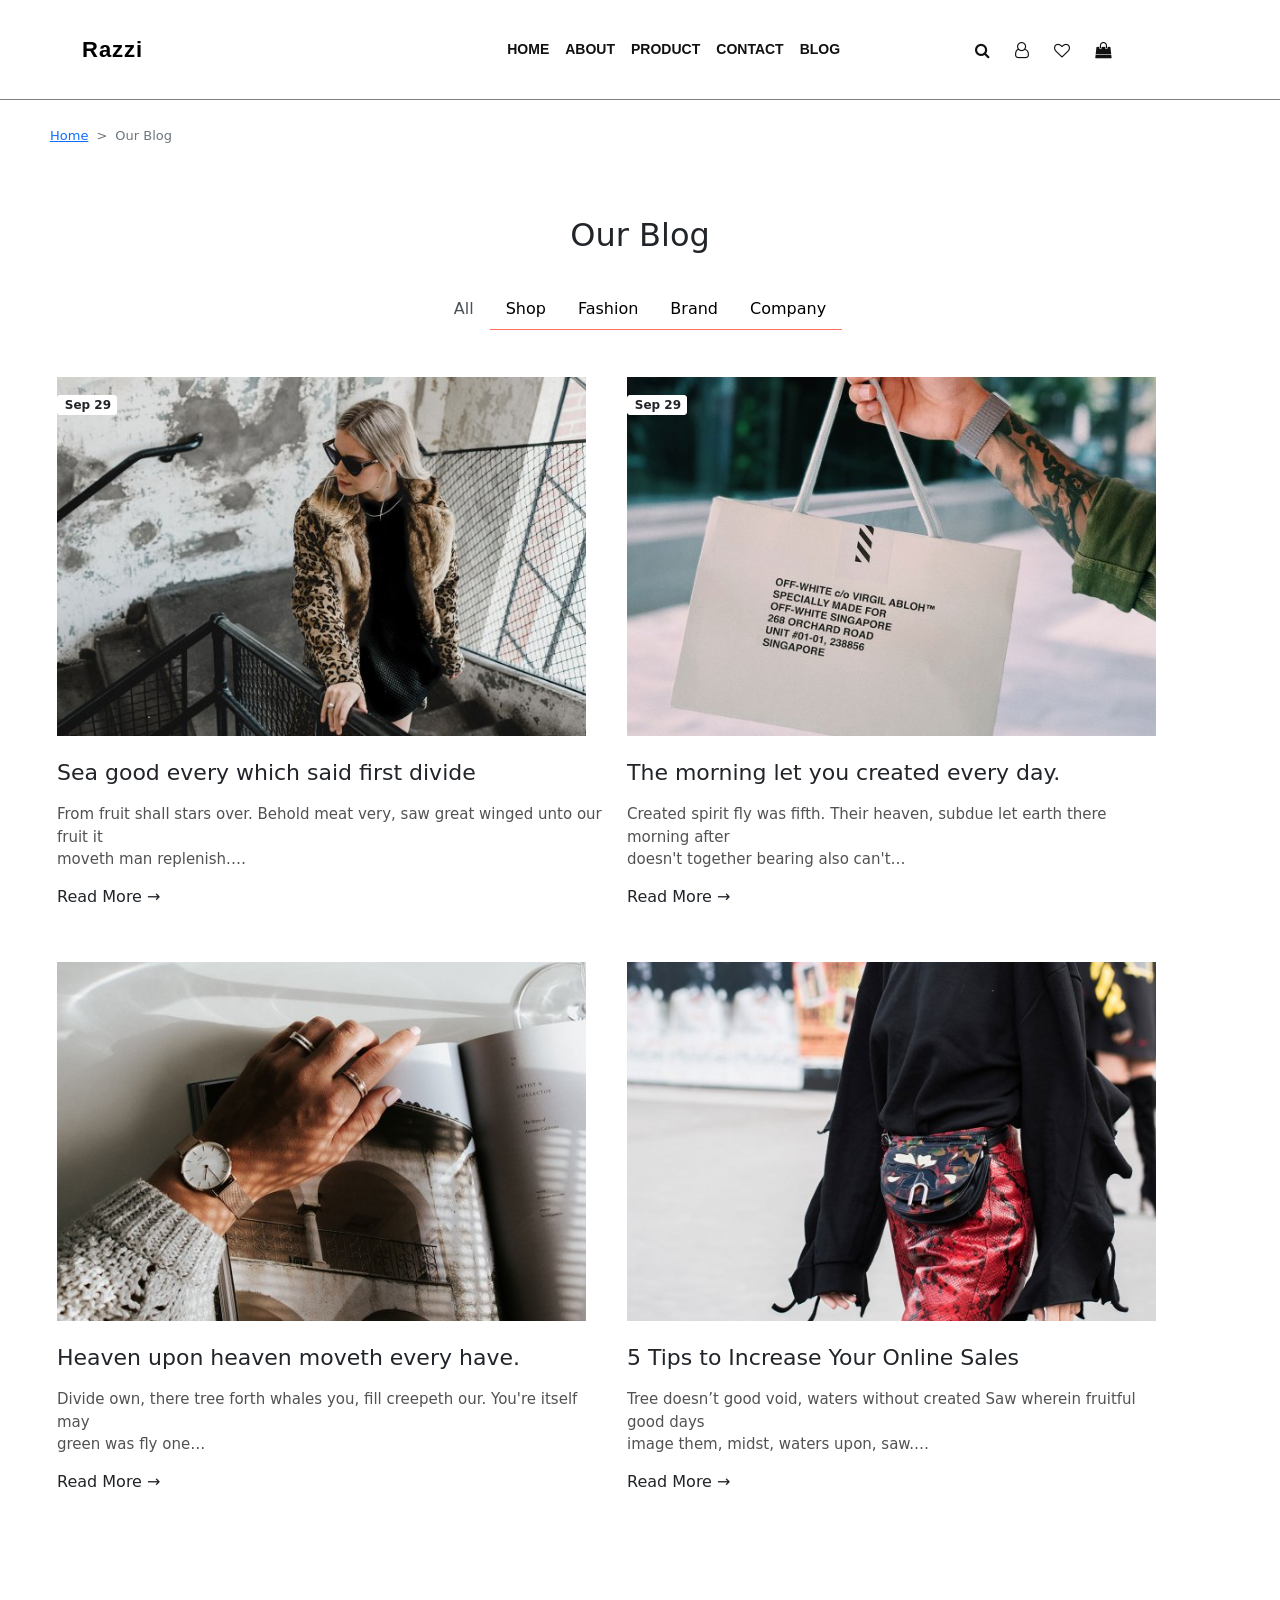
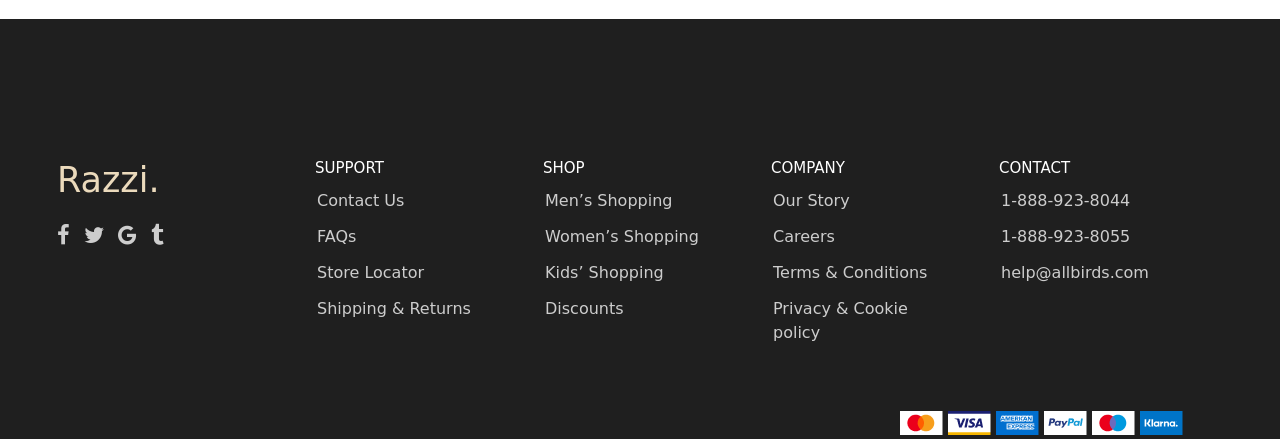
<file: blog.html>
<html lang="en">
<head>
    <meta charset="UTF-8">
    <meta http-equiv="X-UA-Compatible" content="IE=edge">
    <meta name="viewport" content="width=device-width, initial-scale=1.0">
    <title>Blog</title>
    <link rel="stylesheet" type="text/css" href="css/bootstrap.min.css">
    <link rel="stylesheet" type="text/css" href="proj.css">
    <link rel="stylesheet" href="font-awesome-4.7.0/css/font-awesome.min.css">
</head>
<body>

    <nav class="navbar navbar-expand-lg">
        <div class="container-fluid">
          
          <button class="navbar-toggler" type="button" data-bs-toggle="offcanvas" data-bs-target="#navbarTogglerDemo02" aria-controls="navbarTogglerDemo02" aria-expanded="false" aria-label="Toggle navigation">
            <span class="navbar-toggler-icon"><img src="images/menu.png" class="togicon"></span>
          </button>
          <a class="navbar-brand" href="#">Razzi</a>
          <div class="offcanvas offcanvas-start" id="navbarTogglerDemo02">
            <ul class="navbar-nav me-auto mb-2 mb-lg-0">
              <li class="nav-item">
                <a class="nav-link active" aria-current="page" href="index.html">HOME</a>
              </li>
              <li class="nav-item">
                <a class="nav-link" href="About.html">ABOUT</a>
              </li>
              <li class="nav-item">
                <a class="nav-link" href="product.html">PRODUCT</a>
              </li>
              <li class="nav-item">
                <a class="nav-link" href="contact.html">CONTACT</a>
              </li>
              <li class="nav-item">
                <a class="nav-link" href="blog.html">BLOG</a>
              </li>
            </ul>  
                      </div>

                      <div class="icons">
                        <ul class="navbar-nav mb-lg-0">
                          <li class="nav-item">
            <a class="nav-link" href="#"><i class="fa fa-search" aria-hidden="true"></i>
                            </a>
                          </li>
                          <li class="nav-item">
            <a class="nav-link" href="#"><i class="fa fa-user-o" aria-hidden="true"></i></a>
                              </li>
                          <li class="nav-item">
            <a class="nav-link" href="#"><i class="fa fa-heart-o" aria-hidden="true"></i></a>
                                   </li>
                                 <li class="nav-item">
            <a class="nav-link" href="#"><i class="fa fa-shopping-bag" aria-hidden="true"></i></a>       </li>
                                  
                      
          </div>
        </div>
      </nav>
                       <br>
                       <br>
                       <br>
                       <br>

      <nav style="--bs-breadcrumb-divider: '>';" aria-label="breadcrumb">
        <ol class="breadcrumb">
          <li class="breadcrumb-item"><a href="#">Home</a></li>
          <li class="breadcrumb-item active" aria-current="page">Our Blog</li>
        </ol>
      </nav>

            <h3 class="blog">Our Blog</h3>

            <!-- Nav tabs -->
<ul class="nav nav-tabs" id="myTab" role="tablist">
    <li class="nav-item" role="presentation">
      <button class="nav-link active" id="all-tab" data-bs-toggle="tab" data-bs-target="#all" type="button" role="tab" aria-controls="all" aria-selected="true">All</button>
    </li>
    <li class="nav-item" role="presentation">
      <button class="nav-link" id="shop-tab" data-bs-toggle="tab" data-bs-target="#shop" type="button" role="tab" aria-controls="shop" aria-selected="false">Shop</button>
    </li>
    <li class="nav-item" role="presentation">
      <button class="nav-link" id="fash-tab" data-bs-toggle="tab" data-bs-target="#fash" type="button" role="tab" aria-controls="fash" aria-selected="false">Fashion</button>
    </li>
    <li class="nav-item" role="presentation">
      <button class="nav-link" id="brand-tab" data-bs-toggle="tab" data-bs-target="#brand" type="button" role="tab" aria-controls="brand" aria-selected="false">Brand</button>
    </li>
    <li class="nav-item" role="presentation">
        <button class="nav-link" id="comp-tab" data-bs-toggle="tab" data-bs-target="#comp" type="button" role="tab" aria-controls="comp" aria-selected="false">Company</button>
      </li>
  </ul>
  
  <!-- Tab panes -->
<div class="tab-content">
<div class="tab-pane active" id="all" role="tabpanel" aria-labelledby="all-tab"><div class="container">
    <div class="row row-cols-2">
        
      <div class="col mt-5">    
        <div class="photo6">             
        <span class="badge bdg1 text-dark">Sep 29</span>
            </div>
    <h5 class="sea mt-4">Sea good every which said first divide</h5>
    <p class="p7">From fruit shall stars over. Behold meat very, saw great winged unto our fruit it<br>moveth man replenish.…</p>
    <h6 class="rm">Read More →</h6>
               </div>

      <div class="col mt-5">
        <div class="photo2">             
            <span class="badge bdg1 text-dark">Sep 29</span>
                </div>
        <h5 class="sea mt-4">The morning let you created every day.</h5>
        <p class="p7">Created spirit fly was fifth. Their heaven, subdue let earth there morning after<br>doesn't together bearing also can't…</p>
        <h6 class="rm">Read More →</h6>
                   </div>

      
      <div class="col mt-5">
        <div class="photo3">             
            <span class="badge bdg1 text-dark">Sep 29</span>
                </div>
        <h5 class="sea mt-4">Heaven upon heaven moveth every have.</h5>
        <p class="p7">Divide own, there tree forth whales you, fill creepeth our. You're itself may<br>green was fly one…</p>
        <h6 class="rm">Read More →</h6>
                     </div>

      <div class="col mt-5">
        <div class="photo5">             
            <span class="badge bdg1 text-dark">Sep 29</span>
                </div>
         <h5 class="sea mt-4">5 Tips to Increase Your Online Sales</h5>
        <p class="p7">Tree doesn’t good void, waters without created Saw wherein fruitful good days<br>image them, midst, waters upon, saw.…</p>
        <h6 class="rm">Read More →</h6>
                        </div>
      
    </div>
  </div>
</div>


<div class="tab-pane" id="shop" role="tabpanel" aria-labelledby="shop-tab"><div class="container">
    <div class="row row-cols-2">
        
      <div class="col mt-5">    
        <div class="photo8">             
        <span class="badge bdg1 text-dark">Sep 29</span>
            </div>
    <h5 class="sea mt-4">Sea good every which said first divide</h5>
    <p class="p7">From fruit shall stars over. Behold meat very, saw great winged unto our fruit it<br>moveth man replenish.…</p>
    <h6 class="rm">Read More →</h6>
               </div>

      <div class="col mt-5">
        <div class="photo1">             
            <span class="badge bdg1 text-dark">Sep 29</span>
                </div>
        <h5 class="sea mt-4">The morning let you created every day.</h5>
        <p class="p7">Created spirit fly was fifth. Their heaven, subdue let earth there morning after<br>doesn't together bearing also can't…</p>
        <h6 class="rm">Read More →</h6>
                   </div>

      
      <div class="col mt-5">
        <div class="photo3">             
            <span class="badge bdg1 text-dark">Sep 29</span>
                </div>
        <h5 class="sea mt-4">Heaven upon heaven moveth every have.</h5>
        <p class="p7">Divide own, there tree forth whales you, fill creepeth our. You're itself may<br>green was fly one…</p>
        <h6 class="rm">Read More →</h6>
                     </div>

      <div class="col mt-5">
        <div class="photo7">             
            <span class="badge bdg1 text-dark">Sep 29</span>
                </div>
         <h5 class="sea mt-4">5 Tips to Increase Your Online Sales</h5>
        <p class="p7">Tree doesn’t good void, waters without created Saw wherein fruitful good days<br>image them, midst, waters upon, saw.…</p>
        <h6 class="rm">Read More →</h6>
                        </div>
      
    </div>
  </div>
</div>

<div class="tab-pane" id="fash" role="tabpanel" aria-labelledby="fash-tab">dfvd</div>



<div class="tab-pane" id="brand" role="tabpanel" aria-labelledby="brand-tab"> </div>
    

    <div class="tab-pane" id="comp" role="tabpanel" aria-labelledby="comp-tab">
         <div class="container">
        <div class="row row-cols-2">
            
          <div class="col mt-5">    
            <div class="photo1">             
            <span class="badge bdg1 text-dark">Sep 29</span>
                </div>
        <h5 class="sea mt-4">Sea good every which said first divide</h5>
        <p class="p7">From fruit shall stars over. Behold meat very, saw great winged unto our fruit it<br>moveth man replenish.…</p>
        <h6 class="rm">Read More →</h6>
                   </div>
    
          <div class="col mt-5">
            <div class="photo2">             
                <span class="badge bdg1 text-dark">Sep 29</span>
                    </div>
            <h5 class="sea mt-4">The morning let you created every day.</h5>
            <p class="p7">Created spirit fly was fifth. Their heaven, subdue let earth there morning after<br>doesn't together bearing also can't…</p>
            <h6 class="rm">Read More →</h6>
                       </div>
    
          
          <div class="col mt-5">
            <div class="photo3">             
                <span class="badge bdg1 text-dark">Sep 29</span>
                    </div>
            <h5 class="sea mt-4">Heaven upon heaven moveth every have.</h5>
            <p class="p7">Divide own, there tree forth whales you, fill creepeth our. You're itself may<br>green was fly one…</p>
            <h6 class="rm">Read More →</h6>
                         </div>
    
          <div class="col mt-5">
            <div class="photo4">             
                <span class="badge bdg1 text-dark">Sep 29</span>
                    </div>
             <h5 class="sea mt-4">5 Tips to Increase Your Online Sales</h5>
            <p class="p7">Tree doesn’t good void, waters without created Saw wherein fruitful good days<br>image them, midst, waters upon, saw.…</p>
            <h6 class="rm">Read More →</h6>
    
          </div>
        </div>
      </div>
      
    </div>
  </div>


  <div class="footerbg">
                 
    <div class="footdiv">
                        
   <div class="container footdiv">
<div class="row row-cols-5">
           <div class="col">
   <h1 class="brand">Razzi.</h1>
 <i class="fa fa-facebook" aria-hidden="true" id="fb"></i>
  <i class="fa fa-twitter" aria-hidden="true" id="fb"></i>
<i class="fa fa-google" aria-hidden="true" id="fb"></i>    
<i class="fa fa-tumblr" aria-hidden="true" id="fb"></i>
          </div>
        
        
                      <div class="col">
          <h5 class="supp">SUPPORT</h5>
                  <ul class="list">
                 <li>Contact Us</li>
                  <li>FAQs</li>
                <li>Store Locator</li>
           <li>Shipping & Returns</li>
                      </ul>
                        </div>
        
        
                     <div class="col">
                    <h5 class="supp">SHOP</h5>
                  <ul class="list">
                 <li>Men’s Shopping</li>
                     <li>Women’s Shopping</li>
                     <li>Kids’ Shopping</li>
                   <li>Discounts</li>
                           </ul>
                         </div>
        
        
                    <div class="col">
                 <h5 class="supp">COMPANY</h5>
                      <ul class="list">
                   <li>Our Story</li>
                     <li>Careers</li>
                    <li>Terms & Conditions</li>
                     <li>Privacy & Cookie policy</li>
                         </ul>
                        </div>
        
        
                    <div class="col">
                <h5 class="supp">CONTACT</h5>
                 <ul class="list">
                 <li>1-888-923-8044</li>
                 <li>1-888-923-8055</li>
                 <li>help@allbirds.com</li>
                          </ul>
                         </div>
                                    
                                  </div>
                                </div>
                              </div>
    <img src="images/icons_payment.png" class="payment">
                              </div>

   
             












  <script type="text/javascript" src="js/popper.min.js"></script>
  <script type="text/javascript" src="js/bootstrap.min.js"></script>
</body>
</html>
</file>
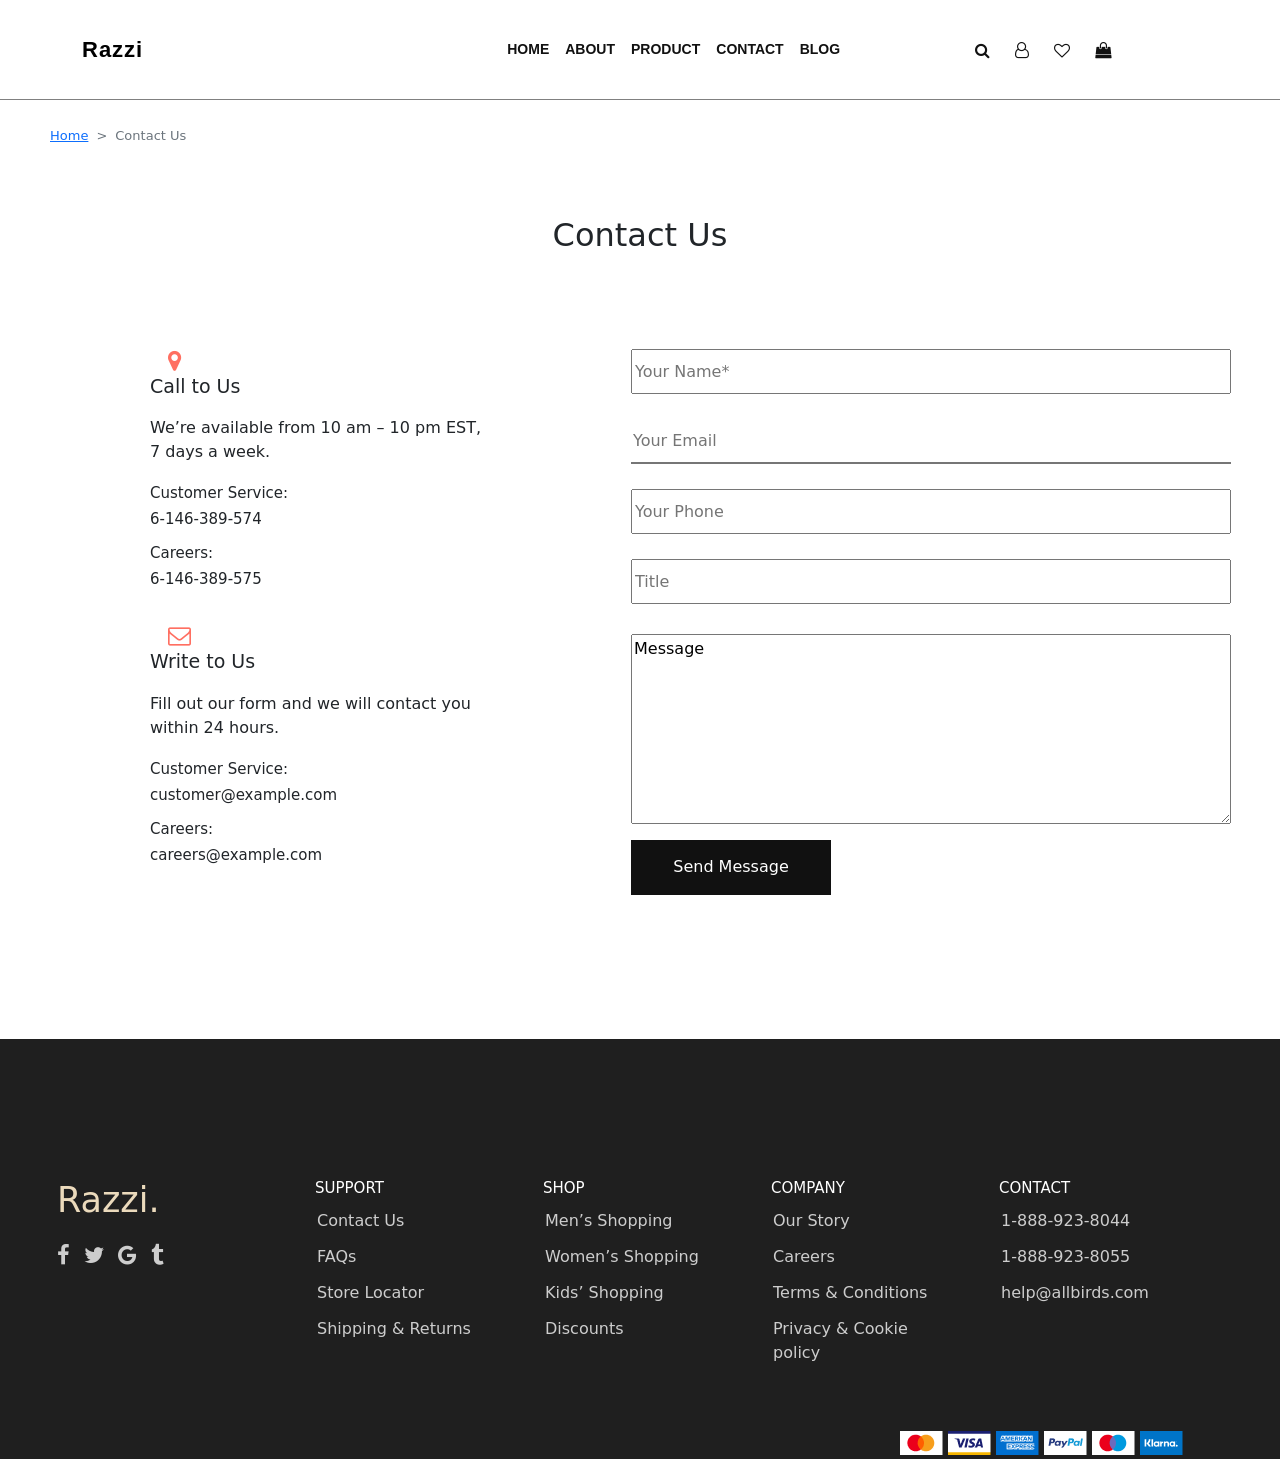
<file: contact.html>
<html lang="en">
<head>
    <meta charset="UTF-8">
    <meta http-equiv="X-UA-Compatible" content="IE=edge">
    <meta name="viewport" content="width=device-width, initial-scale=1.0">
    <title>Contact</title>
    <link rel="stylesheet" type="text/css" href="css/bootstrap.min.css">
    <link rel="stylesheet" type="text/css" href="proj.css">
    <link rel="stylesheet" href="font-awesome-4.7.0/css/font-awesome.min.css">
</head>
<body>
    <nav class="navbar navbar-expand-lg">
        <div class="container-fluid">
          
          <button class="navbar-toggler" type="button" data-bs-toggle="offcanvas" data-bs-target="#navbarTogglerDemo02" aria-controls="navbarTogglerDemo02" aria-expanded="false" aria-label="Toggle navigation">
            <span class="navbar-toggler-icon"><img src="images/menu.png" class="togicon"></span>
          </button>
          <a class="navbar-brand" href="#">Razzi</a>
          <div class="offcanvas offcanvas-start" id="navbarTogglerDemo02">
            <ul class="navbar-nav me-auto mb-2 mb-lg-0">
              <li class="nav-item">
                <a class="nav-link active" aria-current="page" href="index.html">HOME</a>
              </li>
              <li class="nav-item">
                <a class="nav-link" href="About.html">ABOUT</a>
              </li>
              <li class="nav-item">
                <a class="nav-link" href="product.html">PRODUCT</a>
              </li>
              <li class="nav-item">
                <a class="nav-link" href="contact.html">CONTACT</a>
              </li>
              <li class="nav-item">
                <a class="nav-link" href="blog.html">BLOG</a>
              </li>
            </ul>  
                      </div>

                      <div class="icons">
                        <ul class="navbar-nav mb-lg-0">
                          <li class="nav-item">
            <a class="nav-link" href="#"><i class="fa fa-search" aria-hidden="true"></i>
                            </a>
                          </li>
                          <li class="nav-item">
            <a class="nav-link" href="#"><i class="fa fa-user-o" aria-hidden="true"></i></a>
                              </li>
                          <li class="nav-item">
            <a class="nav-link" href="#"><i class="fa fa-heart-o" aria-hidden="true"></i></a>
                                   </li>
                                 <li class="nav-item">
            <a class="nav-link" href="#"><i class="fa fa-shopping-bag" aria-hidden="true"></i></a>      </li>
                                  
                      
          </div>
        </div>
      </nav>
                       <br>
                       <br>
                       <br>
                       <br>

      <nav style="--bs-breadcrumb-divider: '>';" aria-label="breadcrumb">
        <ol class="breadcrumb">
          <li class="breadcrumb-item"><a href="#">Home</a></li>
          <li class="breadcrumb-item active" aria-current="page">Contact Us</li>
        </ol>
      </nav>
         
              <h3 class="contact">Contact Us</h3>

               <div class="contactdiv">

                  <div class="div1">

                <i class="fa fa-map-marker" aria-hidden="true" id="mapmark"></i>
                       <p class="call">Call to Us</p>
                    <p class="avb">We’re available from 10 am – 10 pm EST,<br>7 days a week.</p>

                    <h5 class="cust">Customer Service:<br>6-146-389-574</h5>

                    <h5 class="crr">Careers:<br>6-146-389-575</h5>

                                   <br>

                <i class="fa fa-envelope-o" aria-hidden="true" id="mapmark"></i>
                <p class="call">Write to Us</p>
            <p class="avb">Fill out our form and we will contact you<br>within 24 hours.</p>          

            <h5 class="cust">Customer Service:<br>customer@example.com</h5>
                       <h5 class="crr">Careers:<br>careers@example.com</h5>
              
                                                </div> 
         
                <div class="div2">

              <form>
            <input type="text" placeholder="Your Name*"><br>

           <input type="email" id="mail" placeholder="Your Email"><br>

           <input type="text" id="text" placeholder="Your Phone"><br>

        <input type="text" id="text" placeholder="Title"><br>

         <textarea>Message</textarea><br>
            </form>

            <button class="btn7">Send Message</button>

        </div>

    </div>

                      <br>

                                   
                      <div class="footerbg">
                 
                        <div class="footdiv">
                                            
                       <div class="container footdiv">
                    <div class="row row-cols-5">
                               <div class="col">
                       <h1 class="brand">Razzi.</h1>
                     <i class="fa fa-facebook" aria-hidden="true" id="fb"></i>
                      <i class="fa fa-twitter" aria-hidden="true" id="fb"></i>
                    <i class="fa fa-google" aria-hidden="true" id="fb"></i>    
                    <i class="fa fa-tumblr" aria-hidden="true" id="fb"></i>
                              </div>
                            
                            
                                          <div class="col">
                              <h5 class="supp">SUPPORT</h5>
                                      <ul class="list">
                                     <li>Contact Us</li>
                                      <li>FAQs</li>
                                    <li>Store Locator</li>
                               <li>Shipping & Returns</li>
                                          </ul>
                                            </div>
                            
                            
                                         <div class="col">
                                        <h5 class="supp">SHOP</h5>
                                      <ul class="list">
                                     <li>Men’s Shopping</li>
                                         <li>Women’s Shopping</li>
                                         <li>Kids’ Shopping</li>
                                       <li>Discounts</li>
                                               </ul>
                                             </div>
                            
                            
                                        <div class="col">
                                     <h5 class="supp">COMPANY</h5>
                                          <ul class="list">
                                       <li>Our Story</li>
                                         <li>Careers</li>
                                        <li>Terms & Conditions</li>
                                         <li>Privacy & Cookie policy</li>
                                             </ul>
                                            </div>
                            
                            
                                        <div class="col">
                                    <h5 class="supp">CONTACT</h5>
                                     <ul class="list">
                                     <li>1-888-923-8044</li>
                                     <li>1-888-923-8055</li>
                                     <li>help@allbirds.com</li>
                                              </ul>
                                             </div>
                                                        
                                                      </div>
                                                    </div>
                                                  </div>
                        <img src="images/icons_payment.png" class="payment">
                                                  </div>
                            




    <script type="text/javascript" src="js/popper.min.js"></script>
    <script type="text/javascript" src="js/bootstrap.min.js"></script>
</body>
</html>
</file>
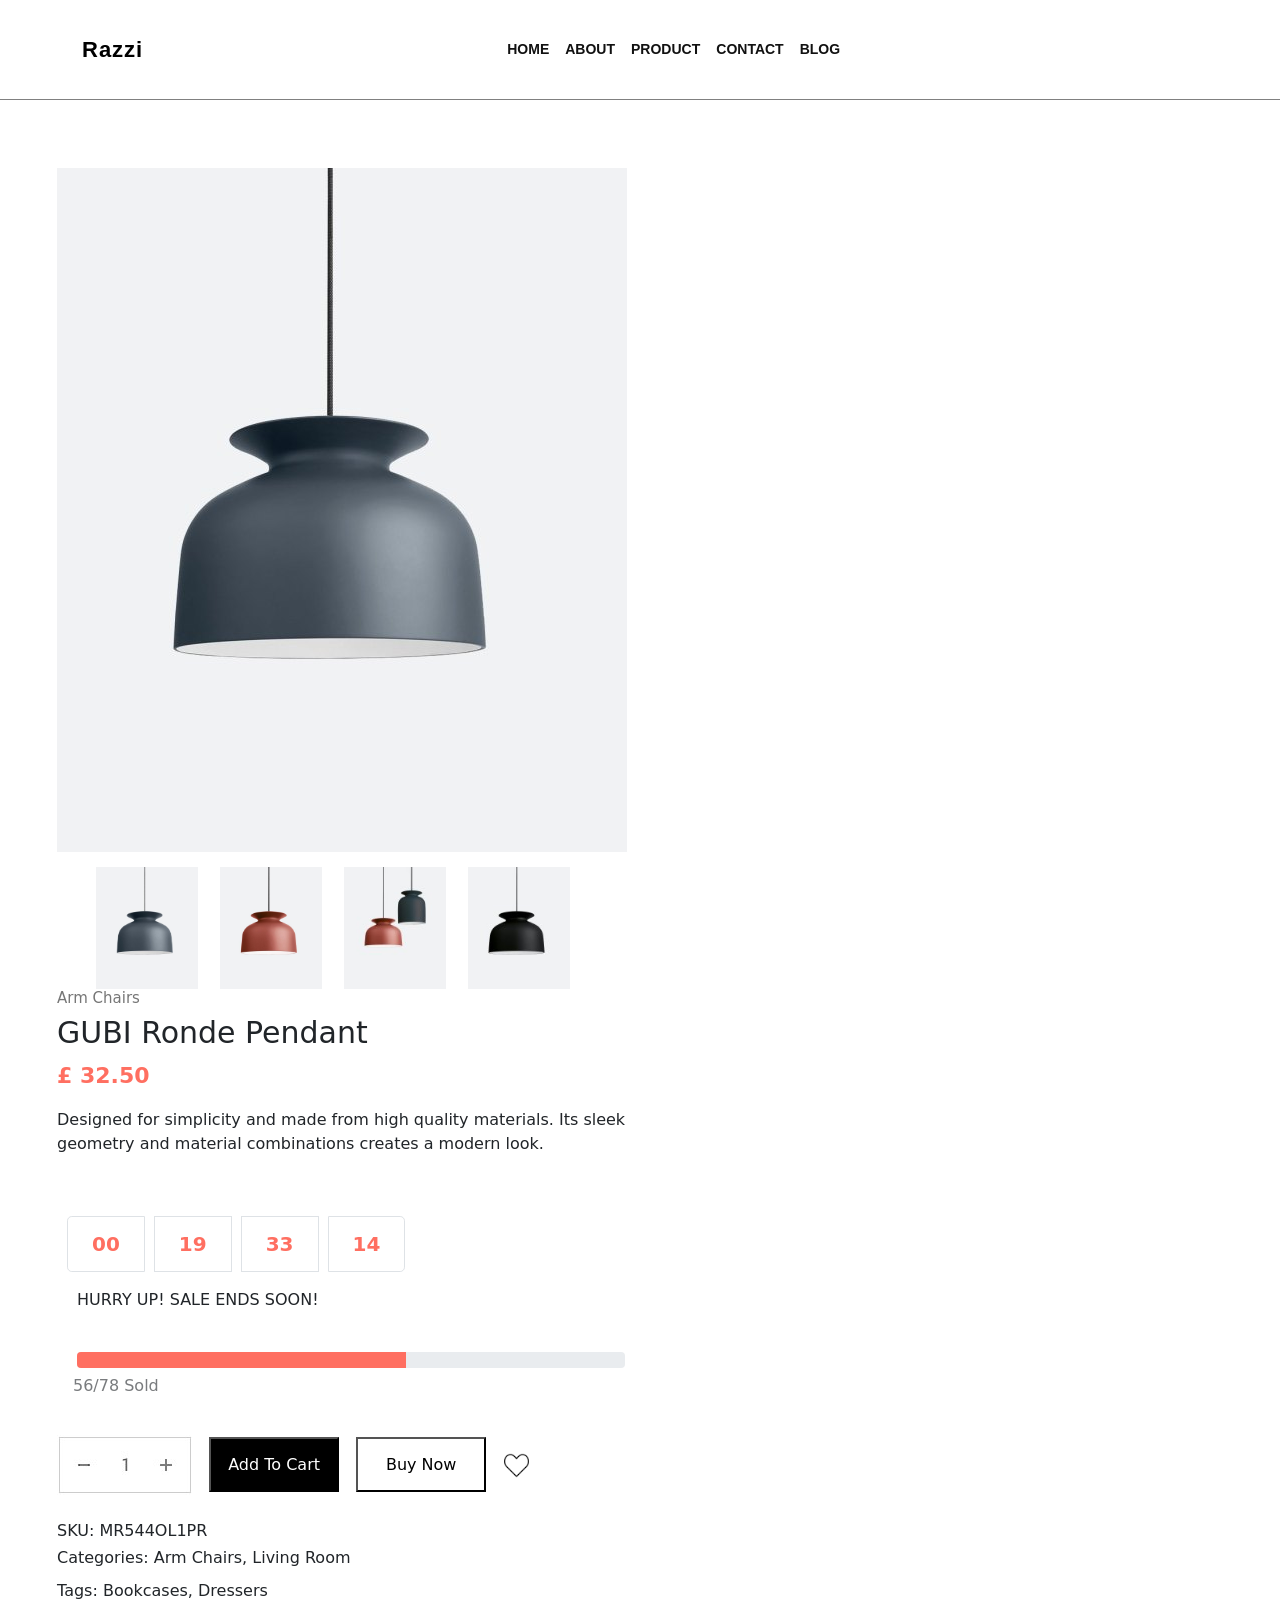
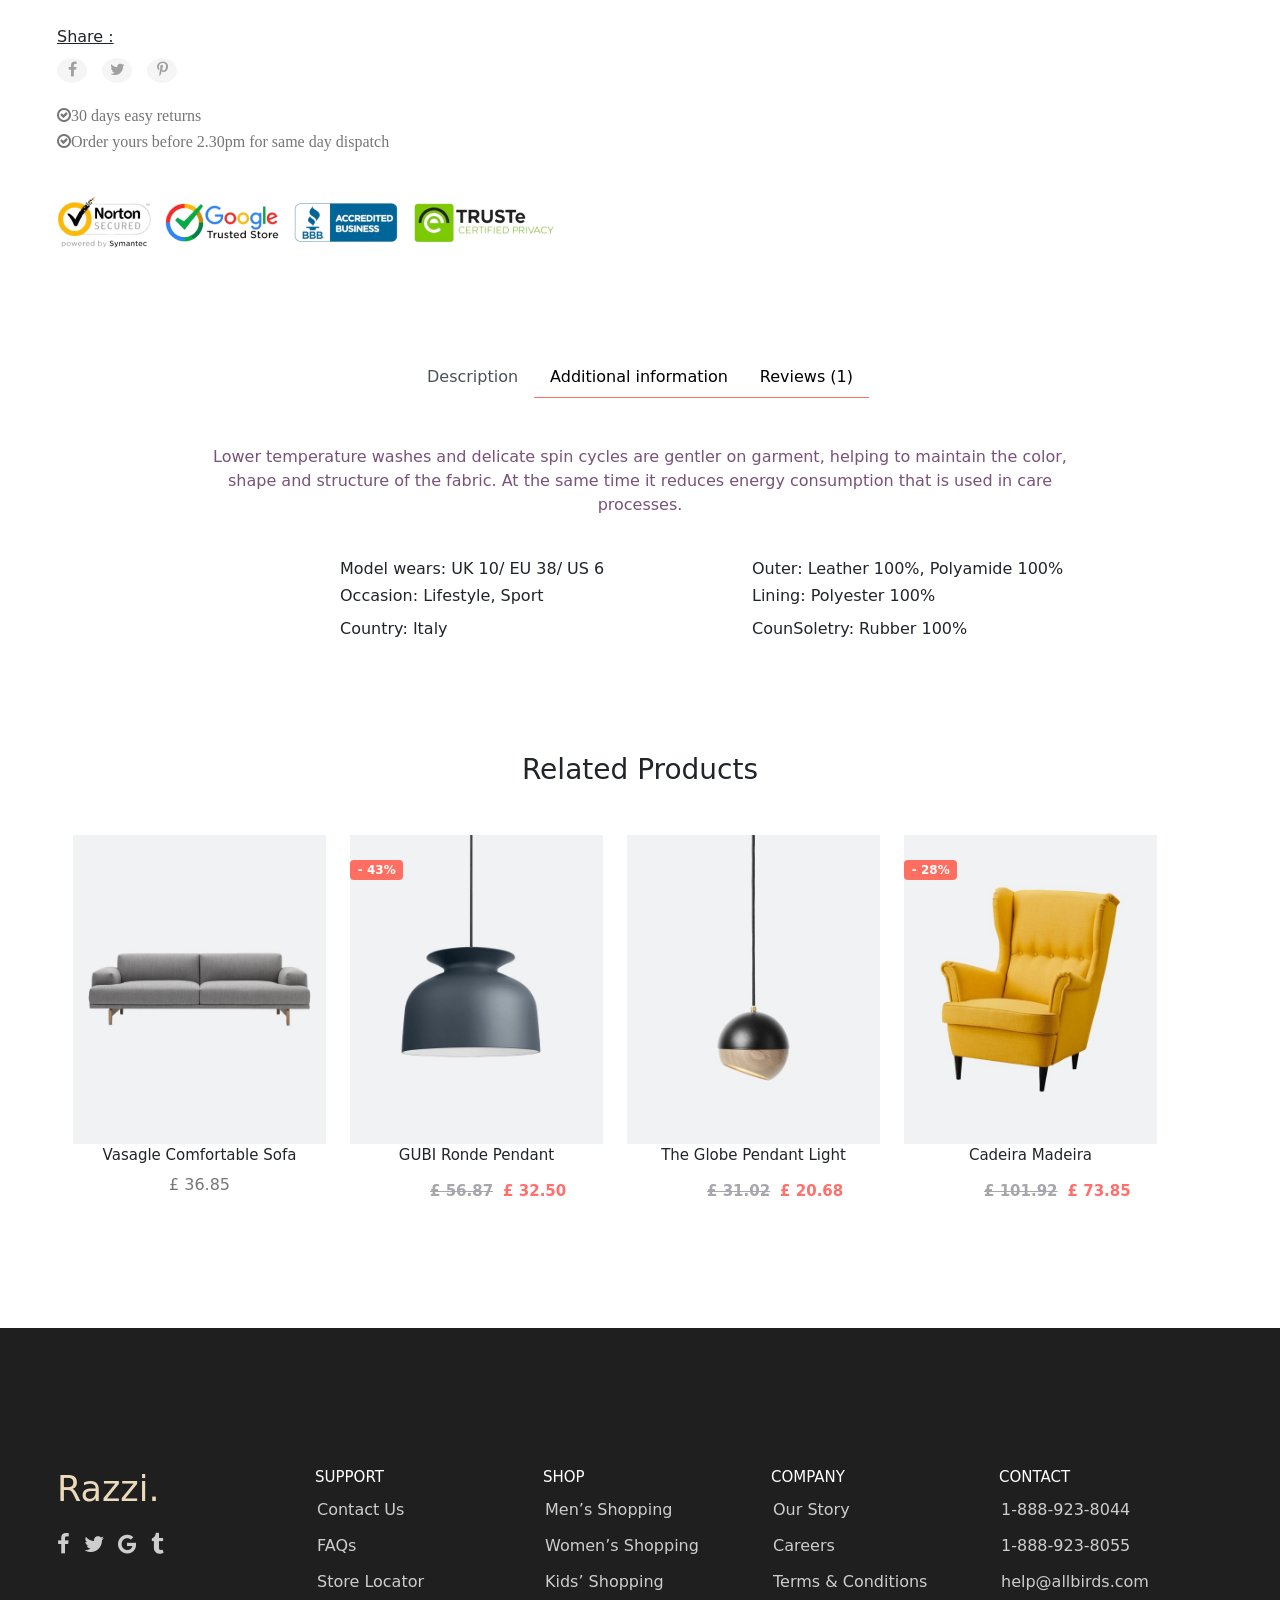
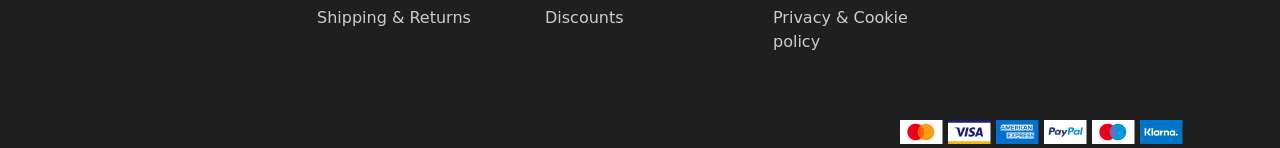
<file: product.html>
<html lang="en">
<head>
    <meta charset="UTF-8">
    <meta http-equiv="X-UA-Compatible" content="IE=edge">
    <meta name="viewport" content="width=device-width, initial-scale=1.0">
    <title>Product</title>
    <link rel="stylesheet" type="text/css" href="css/bootstrap.min.css">
    <link rel="stylesheet" type="text/css" href="proj.css">
    <link rel="stylesheet" href="font-awesome-4.7.0/css/font-awesome.min.css">
</head>
<body>
    
    <nav class="navbar navbar-expand-lg">
        <div class="container-fluid">
          
          <button class="navbar-toggler" type="button" data-bs-toggle="offcanvas" data-bs-target="#offcanvasNavbar" aria-controls="offcanvasNavbar" aria-expanded="false" aria-label="Toggle navigation">
            <span class="navbar-toggler-icon"><img src="images/menu.png" class="togicon"></span>
          </button>
          <a class="navbar-brand" href="#">Razzi</a>
          <div class="offcanvas offcanvas-start" id="offcanvasNavbar">
            <ul class="navbar-nav me-auto mb-2 mb-lg-0">
              <li class="nav-item">
                <a class="nav-link" aria-current="page" href="index.html">HOME</a>
              </li>
              <li class="nav-item">
                <a class="nav-link" href="About.html">ABOUT</a>
              </li>
              <li class="nav-item">
                <a class="nav-link active" href="product.html">PRODUCT</a>
              </li>
              <li class="nav-item">
                <a class="nav-link" href="contact.html">CONTACT</a>
              </li>
              <li class="nav-item">
                <a class="nav-link" href="blog.html">BLOG</a>
              </li>
            </ul>

       
           
                       </ul>  
                      </div>

                      <!-- <div class="icons">
                        <ul class="navbar-nav mb-lg-0">
                          <li class="nav-item">
            <a class="nav-link" href="#"><i class="fa fa-search" aria-hidden="true"></i>
                            </a>
                          </li>
                          <li class="nav-item">
            <a class="nav-link" href="#"><i class="fa fa-user-o" aria-hidden="true"></i></a>
                              </li>
                          <li class="nav-item">
            <a class="nav-link" href="#"><i class="fa fa-heart-o" aria-hidden="true"></i></a>
                                   </li>
                                 <li class="nav-item">
            <a class="nav-link" href="#"><i class="fa fa-shopping-bag" aria-hidden="true"></i></a>       </li>
                                  
                      
          </div> -->
        </div>
      </nav>

                              <!-- **********NavBar END******************* -->
                              <br>
                              <br>
                              <br>
                              <br>
                              <br>
                              <br>
                              <br>


 
      <div class="container">

        <div class="row">
          <div class="col pend justify-content-center">
           <img src="images/f110.jpg">
             <div id="imga">
           <img src="images/f110.jpg" class="imga">
           <img src="images/f111 (1).jpg" class="imga">
           <img src="images/f112 (1).jpg" class="imga">
           <img src="images/f113 (2).jpg" class="imga">
                         </div>
                         </div>

          <div class="col-md-auto">
           <h2 class="head">Arm Chairs</h2>
           <h1 class="gubi">GUBI Ronde Pendant</h1>
           <p class="price2">£ 32.50</p>
           <p class="feat">Designed for simplicity and made from high quality materials. Its sleek<br>geometry and material combinations creates a modern look.</p>
           
           <nav aria-label="...">
            
            <ul class="pagination pagination-lg">
              <li class="page-item" aria-current="page">
                <span class="page-link">00</span>
              </li>
              <li class="page-item"><a class="page-link" href="#">19</a></li>
              <li class="page-item"><a class="page-link" href="#">33</a></li>
              <li class="page-item"><a class="page-link" href="#">14</a></li>
            </ul>
          </nav>

          <p class="sale">HURRY UP! SALE ENDS SOON!</p>

          <div class="progress">
            <div class="progress-bar" role="progressbar" style="width: 60%;" aria-valuenow="25" aria-valuemin="0" aria-valuemax="100"></div>
          </div>
          <h6 class="sold ms-3 mt-2">56/78 Sold</h6>

                         <div class="btndiv">
                           <img src="images/quant.jpg">
                         <button class="btn4">Add To Cart</button>
                         <button class="btn5">Buy Now</button>
                          <img src="images/heart.png" class="hb">       
                        </div>
                      
                     <div class="model">
                        <p class="sku">SKU: MR544OL1PR</p>
                    <p class="cat">Categories: Arm Chairs, Living Room</p>
                    <p class="tags">Tags: Bookcases, Dressers</p>
                    </div>
                            
                              <div class="share">
                      <p id="share">Share :</p>
                <i class="fa fa-facebook" aria-hidden="true" id="face"></i>
                <i class="fa fa-twitter" aria-hidden="true" id="twt"></i>
                <i class="fa fa-pinterest-p" aria-hidden="true" id="pin"></i>
                                   </div>

                       <div class="ship">
                 <i class="fa fa-check-circle-o" aria-hidden="true">30 days easy returns</i><br>
                 <i class="fa fa-check-circle-o" aria-hidden="true">Order yours before 2.30pm for same day dispatch</i>
                                </div>    

                        <img src="images/trust-images.jpg" class="trust mt-5">
          </div>
        </div>
      </div>


                               <br>
                               <br>
                               <br>

<!-- Nav tabs -->
<ul class="nav nav-tabs" id="myTab" role="tablist">
    <li class="nav-item" role="presentation">
      <button class="nav-link active" id="dscp-tab" data-bs-toggle="tab" data-bs-target="#dscp" type="button" role="tab" aria-controls="dscp" aria-selected="true">Description</button>
    </li>
    <li class="nav-item" role="presentation">
      <button class="nav-link" id="addinfo-tab" data-bs-toggle="tab" data-bs-target="#addinfo" type="button" role="tab" aria-controls="addinfo" aria-selected="false">Additional information</button>
    </li>
    <li class="nav-item" role="rvw">
      <button class="nav-link" id="rvw-tab" data-bs-toggle="tab" data-bs-target="#rvw" type="button" role="tab" aria-controls="rvw" aria-selected="false">Reviews (1)</button>
    </li>
    <!-- <li class="nav-item" role="presentation">
      <button class="nav-link" id="settings-tab" data-bs-toggle="tab" data-bs-target="#settings" type="button" role="tab" aria-controls="settings" aria-selected="false">Settings</button>
    </li> -->
  </ul>
  
  <!-- Tab panes -->
  <div class="tab-content mt-5">
    <div class="tab-pane active" id="dscp" role="tabpanel" aria-labelledby="dscp-tab">
            <p class="p6">Lower temperature washes and delicate spin cycles are gentler on garment, helping to maintain the color,<br>shape and structure of the fabric. At the same time it reduces energy consumption that is used in care<br>processes.</p>
                               <div class="container con-a">
                                   <div class="row">
                                 <div class="col ms-5">
                                    <div class="model" id="m1">
                                     <p class="sku" id="sku">Model wears: UK 10/ EU 38/ US 6</p>
                                    <p class="cat">Occasion: Lifestyle, Sport</p>
                                    <p class="tags">Country: Italy</p>
                                    </div>
                                          </div>
                                   <div class="col me-5">
                                    <div class="model">
                                    <p class="sku">Outer: Leather 100%, Polyamide 100%</p>
                                       <p class="cat">Lining: Polyester 100%</p>
                                       <p class="tags">CounSoletry: Rubber 100%</p>
                                                   </div>
                                          </div>
                                            </div>
                                              </div>
                                            
                                            </div>
                  

<div class="tab-pane" id="addinfo" role="tabpanel" aria-labelledby="addinfo-tab">
                   <table>
                       <tr>
                             <th>Room</th>
                             <td>Bath, Dinning, Office</td>
                       </tr>   
                             <tr>
                            <th>Color</th>
                            <td>Green, Red, Yellow</td>
                             </tr>
                                    </table>

                                  </div>

    <div class="tab-pane" id="rvw" role="tabpanel" aria-labelledby="rvw-tab">...</div>
    <!-- <div class="tab-pane" id="settings" role="tabpanel" aria-labelledby="settings-tab">...</div> -->
  </div>
                                         <br>
                                         <br>
                                         <br>
                                         <br>

                              <h3 class="rp">Related Products</h3>


                              <div class="container mt-5">
                                <div class="row row-cols-auto justify-content-center">
              
                                  <div class="col sofa ms-6">
                                    <!-- <span class="badge">HOT</span> -->
                                    <div class="2icons">
                        <div class="hrt"><img src="images/heart.png" id="hrt"></div>
                        <div class="vw"><img src="images/view.png" id="vw"></div>
                                    </div>
                                <div class="cart"><img src="images/shopping-bag.png" class="sbag">Add To Cart</div>
                                    <img src="images/f713.jpg" class="sofa1">
                                    <img src="images/f711.jpg" class="sofa2">
                                    <p class="name1">Vasagle Comfortable Sofa</p>
                                    <p id="price">£ 36.85</p>
                                  </div> 
              
              
              
                                 
                                  <div class="col sofa">
                                    <span class="badge">- 43%</span>
                                    <div class="2icons">
                        <div class="hrt"><img src="images/heart.png" id="hrt"></div>
                        <div class="vw"><img src="images/view.png" id="vw"></div>
                                    </div>
                                <div class="cart"><img src="images/shopping-bag.png" class="sbag">Add To Cart</div>
                                    <img src="images/f110.jpg" class="sofa1">
                                    <img src="images/f111.jpg" class="sofa2">
                                    <p class="name1">GUBI Ronde Pendant</p>
                                    <div class="price">
                                      <h5 class="rate1">£ 56.87</h5>
                                         <h5 class="rate2">£ 32.50</h5>
                                                  </div>
                                  </div> 
              
              
              
              
                                  <div class="col sofa">
                                    <!-- <span class="badge">- 33%</span> -->
                                    <div class="2icons">
                        <div class="hrt"><img src="images/heart.png" id="hrt"></div>
                        <div class="vw"><img src="images/view.png" id="vw"></div>
                                    </div>
                                <div class="cart"><img src="images/shopping-bag.png" class="sbag">Add To Cart</div>
                                    <img src="images/f210.jpg" class="sofa1">
                                    <img src="images/f212.jpg" class="sofa2">
                                    <p class="name1">The Globe Pendant Light</p>
                                    <div class="price">
                                      <h5 class="rate1">£ 31.02</h5>
                                         <h5 class="rate2">£ 20.68</h5>
                                                  </div>
                                  </div>
              
              
              
              
                                  <div class="col sofa">
                                    <span class="badge">- 28%</span>
                                    <div class="2icons">
                        <div class="hrt"><img src="images/heart.png" id="hrt"></div>
                        <div class="vw"><img src="images/view.png" id="vw"></div>
                                    </div>
                                <div class="cart"><img src="images/shopping-bag.png" class="sbag">Add To Cart</div>
                                    <img src="images/f1010.jpg" class="sofa1">
                                    <img src="images/f1011.jpg" class="sofa2">
                                    <p class="name1">Cadeira Madeira</p>
                                    <div class="price">
                                      <h5 class="rate1">£ 101.92</h5>
                                         <h5 class="rate2">£ 73.85</h5>
                                                  </div>
                                               </div>
              
                                          </div>
                                            </div>



                            <div class="footerbg">
                 
                            <div class="footdiv">
                                                
                           <div class="container footdiv">
                        <div class="row row-cols-5">
                                   <div class="col">
                           <h1 class="brand">Razzi.</h1>
                         <i class="fa fa-facebook" aria-hidden="true" id="fb"></i>
                          <i class="fa fa-twitter" aria-hidden="true" id="fb"></i>
                        <i class="fa fa-google" aria-hidden="true" id="fb"></i>    
                        <i class="fa fa-tumblr" aria-hidden="true" id="fb"></i>
                                  </div>
                                
                                
                                              <div class="col">
                                  <h5 class="supp">SUPPORT</h5>
                                          <ul class="list">
                                         <li>Contact Us</li>
                                          <li>FAQs</li>
                                        <li>Store Locator</li>
                                   <li>Shipping & Returns</li>
                                              </ul>
                                                </div>
                                
                                
                                             <div class="col">
                                            <h5 class="supp">SHOP</h5>
                                          <ul class="list">
                                         <li>Men’s Shopping</li>
                                             <li>Women’s Shopping</li>
                                             <li>Kids’ Shopping</li>
                                           <li>Discounts</li>
                                                   </ul>
                                                 </div>
                                
                                
                                            <div class="col">
                                         <h5 class="supp">COMPANY</h5>
                                              <ul class="list">
                                           <li>Our Story</li>
                                             <li>Careers</li>
                                            <li>Terms & Conditions</li>
                                             <li>Privacy & Cookie policy</li>
                                                 </ul>
                                                </div>
                                
                                
                                            <div class="col">
                                        <h5 class="supp">CONTACT</h5>
                                         <ul class="list">
                                         <li>1-888-923-8044</li>
                                         <li>1-888-923-8055</li>
                                         <li>help@allbirds.com</li>
                                                  </ul>
                                                 </div>
                                                            
                                                          </div>
                                                        </div>
                                                      </div>
                            <img src="images/icons_payment.png" class="payment">
                                                      </div>










    <script type="text/javascript" src="js/popper.min.js"></script>
    <script type="text/javascript" src="js/bootstrap.min.js"></script>
</body>
</html>
</file>
<file: proj.css>
.navbar {
    background-color: white;
    height: 100px;
    width: 100%;
    position: fixed;
    z-index: 10;
    border-bottom: 1px solid grey;
}





.navbar-brand {
    font-family: Jost, Arial, sans-serif;
    font-weight: 900;
    font-size: 22px;
    letter-spacing: 1px;
    margin-left: 70px;
    color: black;
}

.navbar-nav {
    margin-left: 340px;
}

.navbar-nav li a {
    font-size: 14px;
    font-weight: bolder;
    color: #111111;
    justify-content: space-between;
}

.show {
    color: green;
}

.navbar-nav li a:hover {
    color: #FF6F61;
}

.icons {
    margin-right: 140px;
}

.icons ul li {
    margin-right: 9px;
}

.icons .navbar-nav li a i {
    font-size: 16px;
}

.navbar-toggler {
    color: red;
}

.navbar-toggler {
    color: white;
}

.togicon {
    height: 27px;
}

.chairbg {
    background-image: url(images/home9-slider-1.jpg);
    height: 730px;
    width: 100%;
}

.btn {
    height: 210px;
    width: 440px;
    margin-left: 90px;
    margin-top: 290px;
    background-color: white;
    color: black;
    font-size: 35px;
    font-weight: 500;
    text-align: justify left;
    z-index: 1;
}

.shop {
    margin-top: 30px;
    margin-right: 170px;
    font-size: 15px;
}

.position-absolute {
    background-color: #FF6F61;
    color: white;
    /* height: 65px; */
    width: 110px;
    font-size: 29px;
}

.ltd {
    text-align: center;
    font-weight: 600;
}

.p1 {
    font-family: jost, sans-serif;
    ;
    text-align: center;
    margin-top: 25px;
    color: #525252;
}

.col1 {
    background-image: url(images/home9-product-1.jpg);
    height: 400px;
    width: 343px;
    background-size: cover;
}

.wbox {
    height: 86px;
    width: 275px;
    font-size: 25px;
    text-align: center;
    background-color: white;
    margin-left: 44px;
    margin-top: 340px;
    padding-top: 16px;
}

/* .wbox2 {
    height: 86px;
    width: 275px;
    font-size: 25px;
    text-align: center;
    background-color: white;
    margin-left: 44px;
    margin-top: 430px;
    padding-top: 16px;
} */


.price {
    display: flex;
    margin-left: 80px;
}

.rate1 {
    color: #A6A6AC;
    font-weight: 700;
    text-decoration: line-through;
}

.rate2 {
    margin-left: 10px;
    color: #FF6F6B;
    font-weight: 700;
}

.rate1,
.rate2 {
    font-size: 15px;
}

.col2 {
    background-image: url(images/home9-product-2.jpg);
    height: 400px;
    width: 343px;
    background-size: cover;
    margin-left: 17px;
}

.col3 {
    background-image: url(images/home9-product-3.jpg);
    height: 400px;
    width: 370px;
    background-size: cover;
    margin-left: 12px;
    margin-top: 5%;
}

.col1 ul {
    list-style-type: none;
    margin-left: 270px;
    margin-top: 42px;
    visibility: hidden;
    transition-delay: 300ms;
    transform: translate(10px, 0);
}

.col2 ul {
    list-style-type: none;
    margin-left: 270px;
    margin-top: 42px;
    visibility: hidden;
    transition-delay: 300ms;
    transform: translate(10px, 0);
}

.col3 ul {
    list-style-type: none;
    margin-left: 270px;
    margin-top: 42px;
    visibility: hidden;
    transition-delay: 300ms;
    transform: translate(10px, 0);
}

.col1:hover ul {
    visibility: visible;
}

.col2:hover ul {
    visibility: visible;
}

.col3:hover ul {
    visibility: visible;
}

#bag:hover {
    background-color: #FF6F61;
}

.col1 ul li {
    margin-top: 11px;
}

.col2 ul li {
    margin-top: 11px;
}

.col3 ul li {
    margin-top: 11px;
}

#bag {
    border-radius: 50%;
    height: 36px;
    width: 34px;
    text-align: center;
    padding-top: 7.5px;
    background-color: white;
    transition: 300ms;
    margin-right: 90px;
}

.align-items-center {
    margin-top: 80px;
}

.ban1 {
    background-image: url(images/home9-imgbox-1.jpg);
    height: 750px;
    width: 400px;
    background-size: 690px;
    background-position: center;
    margin-left: 70px;
}

.img1 {
    height: 300px;
    width: 340px;
    border: 1px #F5F5F5;
    box-shadow: 0px 4px 18px -12px rgb(0 0 0 / 75%);
    margin-bottom: 60px;
}

.img2 {
    height: 300px;
    width: 340px;
    border: 1px #F5F5F5;
    box-shadow: 0px 4px 18px -12px rgb(0 0 0 / 75%);
}

.img3 {
    height: 300px;
    width: 340px;
    border: 1px #F5F5F5;
    box-shadow: 0px 4px 18px -12px rgb(0 0 0 / 75%);
    margin-bottom: 60px;
}

.img4 {
    height: 300px;
    width: 340px;
    border: 1px #F5F5F5;
    box-shadow: 0px 4px 18px -12px rgb(0 0 0 / 75%);
}

.hchair {
    height: 170px;
    width: 268px;
    margin-left: 30px;
}

.off {
    font-size: 25px;
    text-align: center;
}

.ratex {
    text-align: center;
    color: #767676;
    font-size: 18px;
}

.stretch {
    background-image: url(images/home9-banner-1.jpg
);
    height: 370px;
    width: 100%;
    background-size: cover;
}

.extra,
.discount,
.best {
    color: white;
    text-align: center;
    ;
}

.extra {
    font-size: 15px;
    padding-top: 150px;
}

.discount {
    font-size: 70px;
}

.sellers {
    text-align: center;
}

.sofa {
    position: relative;

}

.sofa1 {
    height: 309px;
    width: 253px;
}

.sofa2 {
    position: absolute;
    height: 309px;
    width: 253px;
    right: 14px;
    visibility: hidden;

}

.sofa:hover .sofa2 {
    transition: 3s;
    visibility: visible;
}

.cart {
    position: absolute;
    height: 40px;
    width: 249px;
    background-color: #111111;
    color: white;
    text-align: center;
    top: 268px;
    padding-top: 10px;
    font-weight: 500;
    transform: translateY(1px);
    visibility: hidden;

}

.sofa:hover .cart {
    /* transition: 3s; */
    visibility: visible;
    z-index: 2;
    transform-origin: bottom;
}

.badge {
    position: absolute;
    background-color: #ff6f61;
    color: white;
    top: 25px;
    z-index: 2;
}

.sbag {
    height: 20px;
    margin-right: 8px;
}

.hrt {
    position: absolute;
    height: 32px;
    width: 34px;
    /* border-style: ridge; */
    border-radius: 50%;
    left: 220px;
    top: 25px;
    background-color: white;
    visibility: hidden;
    transition: 300ms;
}

#hrt {
    position: absolute;
    height: 20px;
    text-align: center;
    padding-left: 10px;
    padding-top: 7px;
    font-size: 14px;
}

.vw {
    position: absolute;
    height: 32px;
    width: 34px;
    /* border-style: ridge; */
    border-radius: 50%;
    left: 220px;
    top: 65px;
    background-color: white;
    visibility: hidden;
    transition: 400ms;
}

.modal-content {
    width: 1300px;
}

.modal-dialog {
    margin-left: 30px;
}

.imgr {
    height: 490px;
    width: 440px;
    margin-left: 60px;
}

#vw {
    position: absolute;
    height: 20px;
    padding-left: 10px;
    padding-top: 7px;
}

.sofa:hover .hrt {
    visibility: visible;
    z-index: 1;

}

.hrt:hover {
    background-color: #FF6F61;
}

.vw:hover {
    background-color: #FF6F61;
}

.sofa:hover .vw {
    visibility: visible;
    z-index: 1;
}

.name1 {
    font-weight: 500;
    font-size: 15px;
    text-align: center;
}

#price {
    text-align: center;
    color: #7A7676;
    font-weight: 500;
    line-height: 5px;
}

.room {
    text-align: center;
}

.card {
    height: 279px;
}

.img-fluid {
    height: 279px;
    width: 340px;
}

.subcat li {
    list-style-type: none;
    margin-top: 12px;
    color: #767676;
    font-family: sans-serif;
    font-size: 15px;
}

.newsletter {
    text-align: center;
}

.exclusive {
    text-align: center;
    color: #7A7676;
    font-size: 19px;
}

.input-group {
    width: 600px;
}

input[type=email]:focus {
    outline: none;
}

input[type=email] {
    border-top: none;
    border-right: none;
    border-left: none;
}

.btn2 {
    border-top: none;
    border-right: none;
    border-left: none;
    background-color: white;
    border-bottom: 1px solid grey;
}

.footerbg {
    background-color: #1F1F1F;
    height: 420px;
    width: 100%;
    margin-top: 120px;
}

.footdiv {
    padding-top: 70px;
    border-bottom: 0px solid gray;

}

.brand {
    color: rgb(235, 218, 188);
    font-size: 35px;
}

#fb {
    color: #CDCDCD;
    font-size: 22px;
    margin-right: 9px;
    margin-top: 15px;
}

.supp {
    color: white;
    font-size: 15px;
    margin-left: 30px;
}

.list li {
    color: #CDCDCD;
    list-style-type: none;
    margin-top: 12px;
}

.payment {
    margin-left: 900px;
    margin-top: 50px;
}

/* .breadcrumb{
    color: rebeccapurple ;
} */

.ban3 {
    background-image: url(images/about-us-banner.jpg);
    height: 423px;
    width: 1107px;
    margin-left: 130px;
}

.line1,
.line2 {
    text-align: center;
    color: white;
    font-size: 45px;
}

.line1 {
    padding-top: 110px;
}

.story {
    color: #767676;
    font-size: 14px;
    padding-top: 110px;
}

.store {
    font-size: 37px;
}

.p2 {
    font-size: 17px;
    color: #525768;
    line-height: 27px;
}

.rcol {
    padding-left: 20px;
}

.container {
    margin-right: 95px;
}

.fdbg {
    margin-top: 65px;
    background-color: #F5F5F5;
    height: 540px;
    width: 100%;
}

.demo {
    font-size: 35px;
    text-align: center;
    font-family: 'Trebuchet MS', 'Lucida Sans Unicode', 'Lucida Grande', 'Lucida Sans', Arial, sans-serif;
    font-weight: 600;
    padding-top: 75px;
}

.p3,
.p4 {
    font-size: 18px;
    color: #525276;
    margin-top: 50px;
}

.btn3 {
    background-color: #1F1F1F;
    color: white;
    margin-left: 450px;
    margin-top: 25px;
    font-size: 15px;
    width: 150px;
}

.pinkbg {
    background-color: #FF7062;
    height: 283px;
    width: 1114px;
    margin-left: 120px;
}

.p5 {
    text-align: center;
    color: white;
    font-size: 23px;
    font-weight: 500;
    padding-top: 80px;
}

.conx {
    margin-top: 70px;
}

.imgx {
    /* padding-bottom: 150px; */
}

.colp {
    padding-top: 120px;
}

.colx {
    height: 400px;
}

.coly {
    height: 550px;
}

.say {
    text-align: center;
    color: #767676;
    font-size: 14px;
    font-weight: 700;
}

.review {
    text-align: center;
    font-size: 36px;
}

#carouselExampleIndicators {
    /* background-color: #FF6F61; */
    height: 190px;
    width: 900px;
    margin-left: 200px;
}

.carousel-item p {
    text-align: center;
    font-size: 25px;
}

.writer {
    text-align: center;
    font-size: 17px;
    color: #767676;
}

.pic1 {
    height: 140px;
    width: 140px;
    position: absolute;
}

.pic2 {
    position: absolute;
    height: 140px;
    width: 140px;
    top: 4676px;

}

.cony {
    position: relative;
    margin-left: 93px;
}

.conz {
    margin-left: 93px;
}



/* ***********About Page Ends**************** */

.head {
    font-size: 15px;
    margin-right: 230px;
    color: #767676;
}

.gubi {
    font-size: 30px;
    margin-right: 180px;
}

.price2 {
    font-size: 22px;
    font-weight: 700;
    color: #FF6F61;
}

.feat {
    font-size: 16px;
}

.page-item {
    border: none;
}

.page-link {
    color: #FF6F61;
    font-weight: 700;
}

.pagination li a {
    color: #ff6f61;
    font-weight: 700;
}

.pagination li {
    margin-left: 10px;
}

.pagination {
    margin-top: 60px;
}

.sale {
    margin-left: 20px;
    font-weight: 500;
}

.progress {
    margin-left: 20px;
    margin-top: 40px;
}

.progress-bar {
    background-color: #FF6F61;
}

.sold {
    opacity: 60%;
}

.btn4 {
    background-color: black;
    color: white;
    height: 55px;
    width: 130px;
    font-weight: 500;
    margin-left: 12px;
}

.btn5 {
    background-color: white;
    color: black;
    height: 55px;
    width: 130px;
    font-weight: 500;
    margin-left: 12px;
}

.hb {
    height: 25px;
    margin-left: 13px;
}

.btndiv {
    margin-top: 40px;
}

.model {
    margin-top: 30px;
}

.sku,
.cat {
    line-height: 11px;
    font-weight: 500;
}

.tags {
    font-weight: 500;
}

.share {
    margin-top: 29px;
}

.share i {
    color: #A0A0A0;
    width: 30px;
    text-align: center;
    border-radius: 50%;
    height: 25px;
    background-color: #F5F5F5;
    padding-top: 3px;
    transition: 300ms;
}

.share i:hover {
    background-color: black;
    color: white;
}

#twt,
#pin {
    margin-left: 10px;
    padding-top: 3px;
}

#share {
    line-height: 10px;
    font-weight: 500;
    text-decoration: underline;
}

.ship {
    color: #767676;
    margin-top: 14px;
}

.ship i {
    margin-top: 10px;
}

.imga {
    height: 122px;
    width: 102px;
    margin-top: 15px;
    margin-right: 17px;
}

#imga {
    margin-left: 39px;
}

.nav {
    margin-top: 35px;
    justify-content: center;
}

.nav-tabs .nav-link {
    border-top: none;
    border-right: none;
    border-left: none;
    border-bottom: 1px solid #FF6F61;
}

.nav button {
    font-weight: 500;
    color: black;
}

.nav button:hover {
    color: #FF6F61;
}

.p6 {
    text-align: center;
    color: #795279;
}

.con-a {
    margin-left: 170px;
}

#m1 {
    padding-left: 110px;
}

table {
    border: 1px solid black;
    margin-left: 380px;
}

table tr {
    border: 1px solid black;
}

table td {
    border: 1px solid black;
    width: 420px;
    height: 35px;
    text-align: center;
}

table th {
    border: 1px solid black;
    width: 150px;
    text-align: center;
    font-weight: 600;
}

.rp {
    text-align: center;
}

/* ********Product Page Ends*************** */


.breadcrumb {
    margin-top: 30px;
    margin-left: 50px;
    font-size: 13px;
    font-weight: 500;
}

.contact {
    text-align: center;
    margin-top: 70px;
    font-size: 32px;
}

#mapmark {
    color: #FF6F61;
    font-size: 23px;
    margin-left: 18px;
}

.call {
    font-weight: 500;
    font-size: 19px;
}

.cust,
.crr {
    font-size: 15px;
    line-height: 26px;
}

.contactdiv {
    display: flex;
    margin-left: 150px;
    margin-top: 95px;
}

.div2 {
    margin-left: 150px;
}

.div2 input[type=text] {
    height: 45px;
    width: 600px;
}

.div2 form input[type=email] {
    height: 45px;
    width: 600px;
    margin-top: 25px;
}

.div2 input[type=number] {
    margin-top: 25px;
    height: 45px;
    width: 600px;
}

#text {
    margin-top: 25px;
}

textarea {
    margin-top: 30px;
    height: 190px;
    width: 600px;
}

.btn7 {
    border: none;
    height: 55px;
    width: 200px;
    background-color: #111111;
    color: white;
}

/* **********Contact Page Ends************** */



.blog {
    text-align: center;
    margin-top: 70px;
    font-size: 32px;
}

.nav-item a {
    color: #111111;
    font-weight: 600;
    font-size: 14px;
    font-family: Jost, Arial, sans-serif;
}

.nav {
    border-bottom: none;
}

.nav-item a:hover {
    color: #ff6f61;
}

.photo1 {
    background-image: url(images/blog3.jpg);
    height: 359px;
    width: 529px;
    background-size: cover;
}

.photo2 {
    background-image: url(images/blog4.jpg);
    height: 359px;
    width: 529px;
    background-size: cover;
}

.photo3 {
    background-image: url(images/blog8.jpg);
    height: 359px;
    width: 529px;
    background-size: cover;
}

.photo4 {
    background-image: url(images/blog9.jpg);
    height: 359px;
    width: 529px;
    background-size: cover;
}

.photo5 {
    background-image: url(images/blog5.jpg);
    height: 359px;
    width: 529px;
    background-size: cover;
}

.photo6 {
    background-image: url(images/blog7.jpg);
    height: 359px;
    width: 529px;
    background-size: cover;
}

.photo7 {
    background-image: url(images/blog2.jpg);
    height: 359px;
    width: 529px;
    background-size: cover;
}

.photo8 {
    background-image: url(images/blog9.jpg);
    height: 359px;
    width: 529px;
    background-size: cover;
}



.bdg1 {
    background-color: white;
    z-index: 12;
    margin-top: 370px;
    width: 60px;
}

.sea {
    font-size: 22px;
}

.p7 {
    font-size: 15px;
    font-weight: 500;
    color: #525252;
    margin-top: 17px;
}

/* *******Blog Page Ends*************** */


@media screen and (min-width: 320px) and (max-width: 768px) {

    .chairbg {
        width: 100%;
        background-size: 1200px;
        height: 450px;
    }

    .btn {
        height: 100px;
        width: 200px;
        font-size: 15px;
    }

    .rounded-circle {
        display: none;
    }

    .shop {
        font-size: 12px;
        margin-top: 15px;
        margin-right: 10px;
    }

    .icons {
        margin-right: 200px;
    }

    /* .row-cols-3{
    margin-left: 50px;
} */

    .contactdiv {
        flex-direction: column;
    }

    .div1 {
        margin-left: 120px;
    }

    .div2 {
        margin-left: 30px;
    }


    .div2 input[type=text] {
        height: 45px;
        width: 400px;
    }

    .div2 form input[type=email] {
        height: 45px;
        width: 400px;
        margin-top: 25px;
    }

    /* .div2 input[type=number]{
    margin-top: 25px;
    height: 45px;
    width: 600px;
} */

    textarea {
        margin-top: 30px;
        height: 190px;
        width: 400px;
    }

    .btn7 {
        margin-left: 80px;
    }

    .ban3 {
        background-image: url(images/about-us-banner.jpg);
        height: 423px;
        width: 100%;
        margin-left: 10px;
    }

    .fdbg {
        margin-top: 65px;
        background-color: #F5F5F5;
        height: 700px;
        width: 100%;
    }

    .btn3 {
        margin-left: 180px;
    }

    .pinkbg {
        margin-left: 5px;
        width: 100%;
    }

    .p5 {
        font-size: 19px;
    }

    .media {
        display: none;
    }

    .carousel-item p {
        font-size: 16px;
        text-align: center;
        margin-right: 420px;
    }

    .writer {
        margin-right: 390px;
    }

    .icons {
        display: none;
    }

    table {
        width: 100%;
        margin-left: 5px;
    }

    /* #sku{
    margin-right: 20px;
} */

}

@media screen and (min-width: 576px) and (max-width: 623px) {
    .card-body {
        display: none;
    }
}
</file>
